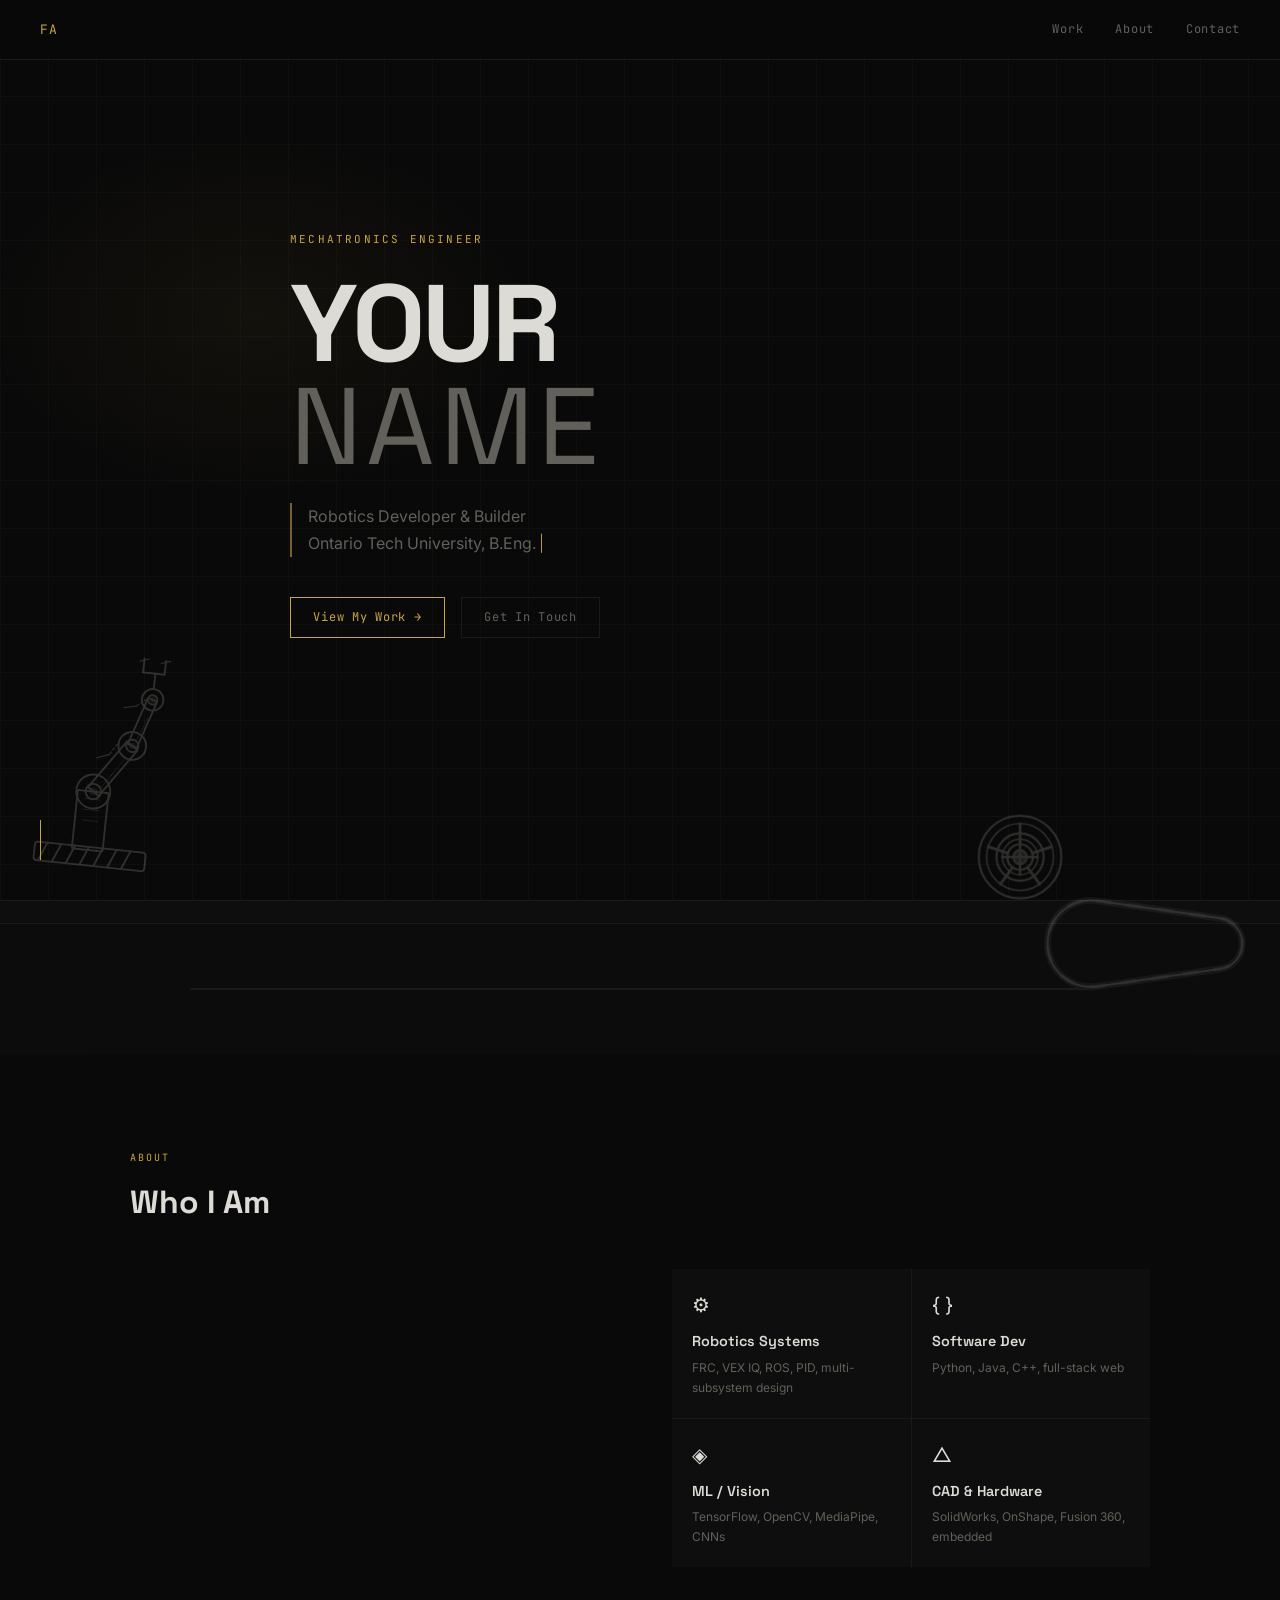
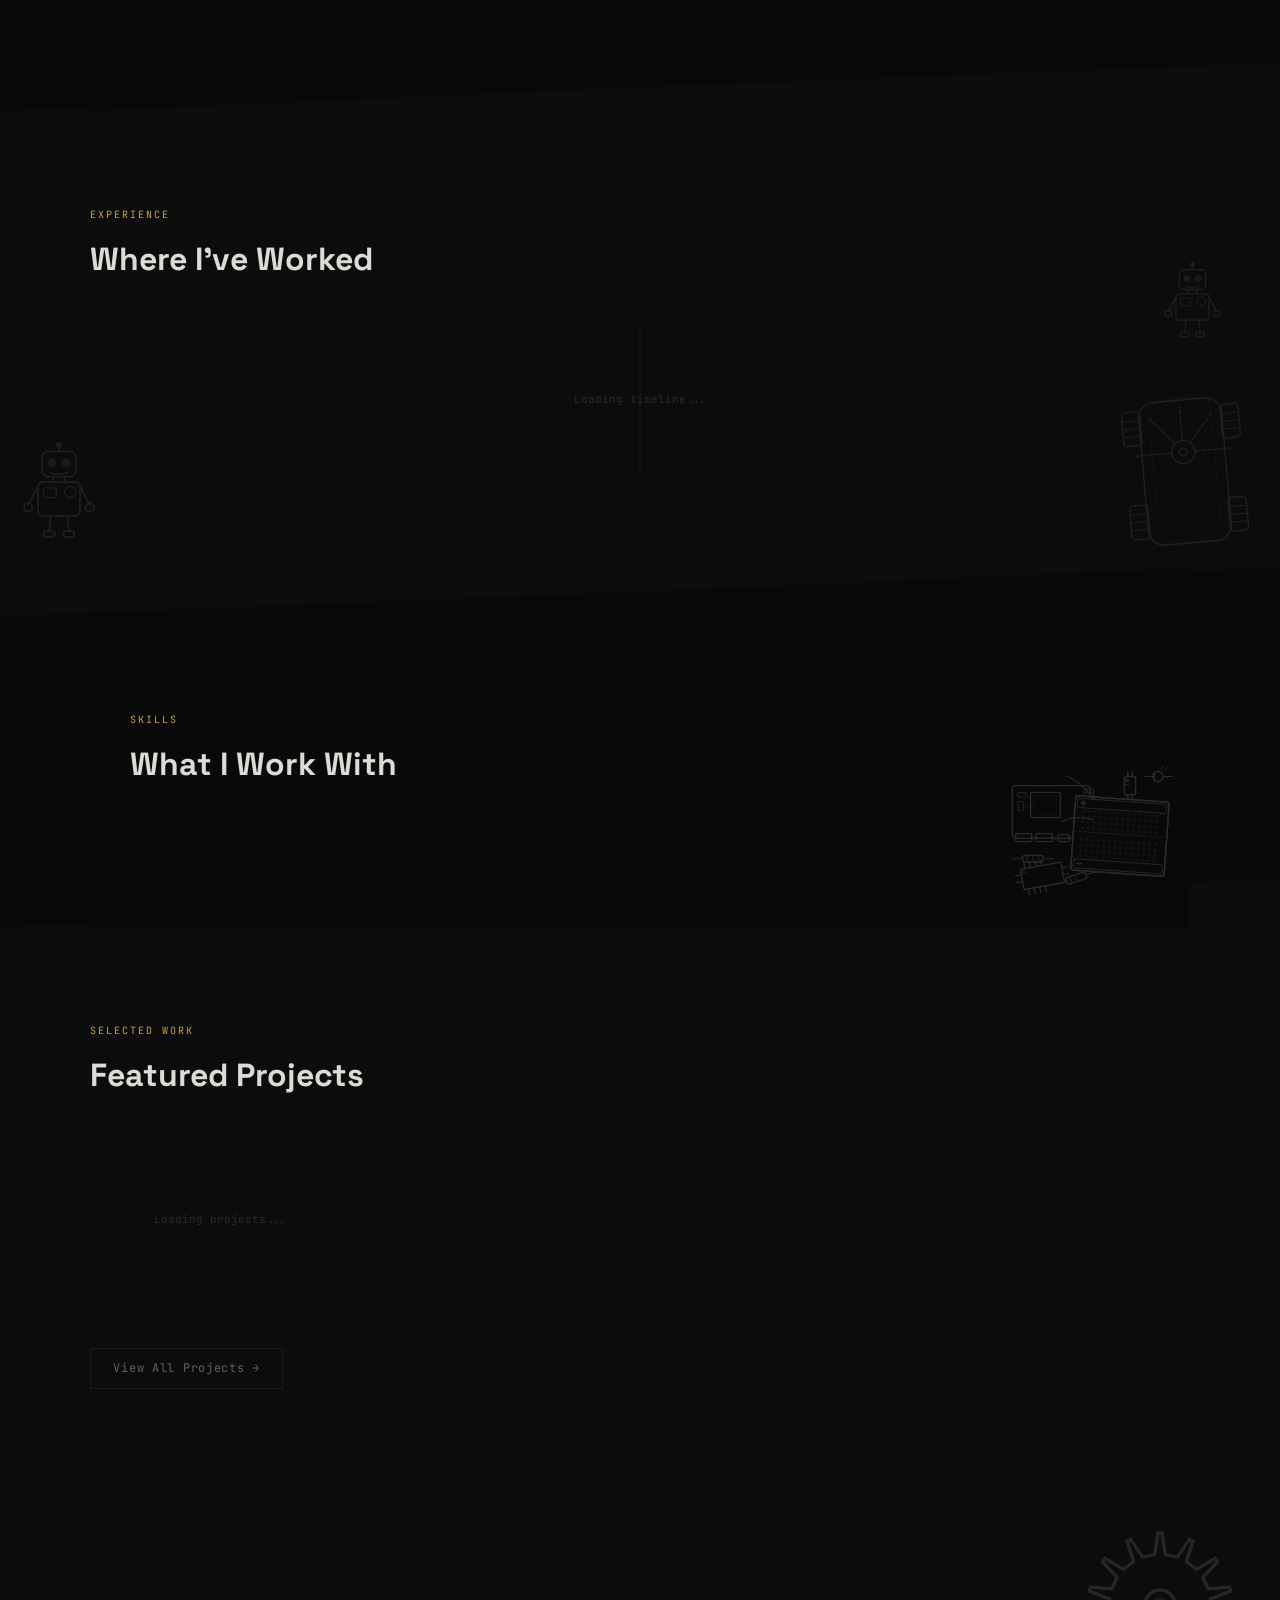
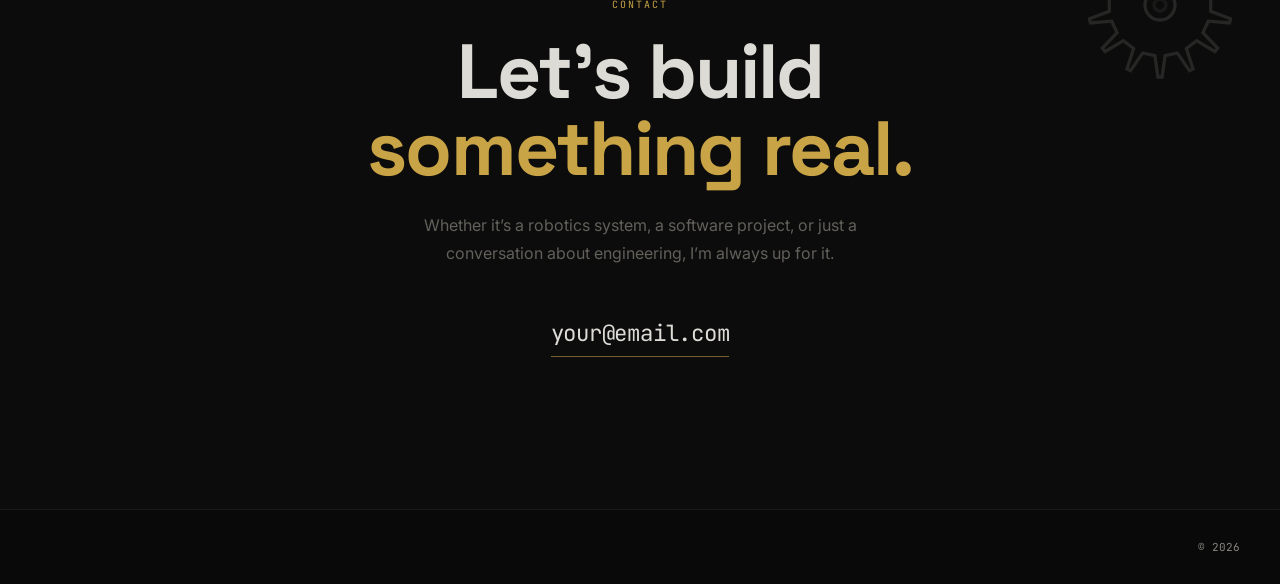
<file: index.html>
<!DOCTYPE html>
<html lang="en">
<head>
  <meta charset="UTF-8">
  <meta name="viewport" content="width=device-width, initial-scale=1.0">
  <title id="page-title">Portfolio</title>
  <link rel="stylesheet" href="css/style.css">
</head>
<body>
<div id="scroll-progress"></div>
<nav>
  <a href="index.html" class="nav-logo" id="nav-logo">FA</a>
  <div class="nav-links" id="nav-links">
    <a href="work.html">Work</a>
    <a href="#about">About</a>
    <a href="#contact">Contact</a>
  </div>
  <button class="hamburger" id="hamburger" aria-label="Toggle menu">
    <span></span><span></span><span></span>
  </button>
</nav>

<!-- HERO -->
<section class="hero">
  <div class="hero-glow"></div>
  <!-- Decorative: industrial robot arm -->
  <div class="deco deco-arm" style="left:20px;bottom:30px;width:170px;opacity:0.18;transform:rotate(6deg);">
    <svg viewBox="0 0 110 150" fill="none" stroke="currentColor" stroke-width="1.2" stroke-linecap="round" stroke-linejoin="round">
      <!-- Base platform -->
      <rect x="16" y="136" width="72" height="12" rx="2"/>
      <!-- Base hatching -->
      <line x1="24" y1="136" x2="19" y2="148"/><line x1="33" y1="136" x2="28" y2="148"/>
      <line x1="42" y1="136" x2="37" y2="148"/><line x1="51" y1="136" x2="46" y2="148"/>
      <line x1="60" y1="136" x2="55" y2="148"/><line x1="69" y1="136" x2="64" y2="148"/>
      <line x1="78" y1="136" x2="73" y2="148"/>
      <!-- Column -->
      <rect x="40" y="100" width="20" height="38" rx="1"/>
      <!-- Column detail lines -->
      <line x1="45" y1="105" x2="55" y2="105" stroke-width="0.6" opacity="0.6"/>
      <line x1="45" y1="112" x2="55" y2="112" stroke-width="0.6" opacity="0.6"/>
      <line x1="45" y1="119" x2="55" y2="119" stroke-width="0.6" opacity="0.6"/>
      <!-- Shoulder joint -->
      <circle cx="50" cy="100" r="11"/>
      <circle cx="50" cy="100" r="5"/>
      <circle cx="50" cy="100" r="2" fill="currentColor" opacity="0.4"/>
      <!-- Upper arm link -->
      <path d="M 46.3 97.5 L 53.7 102.5 L 75.7 70.5 L 68.3 65.5 Z"/>
      <!-- Upper arm cross-section details -->
      <line x1="54" y1="98" x2="62" y2="86" stroke-width="0.6" opacity="0.5"/>
      <line x1="60" y1="89" x2="68" y2="77" stroke-width="0.6" opacity="0.5"/>
      <!-- Elbow joint -->
      <circle cx="72" cy="68" r="9"/>
      <circle cx="72" cy="68" r="4"/>
      <circle cx="72" cy="68" r="1.5" fill="currentColor" opacity="0.4"/>
      <!-- Forearm link -->
      <path d="M 69.0 67.0 L 75.0 69.0 L 85.0 38.0 L 79.0 36.0 Z"/>
      <!-- Forearm detail -->
      <line x1="74" y1="65" x2="80" y2="49" stroke-width="0.6" opacity="0.5"/>
      <!-- Wrist joint -->
      <circle cx="82" cy="37" r="7"/>
      <circle cx="82" cy="37" r="3"/>
      <circle cx="82" cy="37" r="1.2" fill="currentColor" opacity="0.4"/>
      <!-- End effector / gripper -->
      <line x1="82" y1="30" x2="82" y2="20"/>
      <line x1="74" y1="20" x2="88" y2="20"/>
      <line x1="74" y1="20" x2="74" y2="11"/>
      <line x1="88" y1="20" x2="88" y2="11"/>
      <!-- Gripper tip details -->
      <line x1="71" y1="13" x2="77" y2="11" stroke-width="0.7"/>
      <line x1="85" y1="13" x2="91" y2="11" stroke-width="0.7"/>
      <!-- Annotation tick marks -->
      <line x1="62" y1="68" x2="58" y2="75" stroke-width="0.7" stroke-dasharray="1.5,1.5"/>
      <line x1="58" y1="75" x2="50" y2="78" stroke-width="0.7"/>
      <line x1="78" y1="37" x2="72" y2="42" stroke-width="0.7" stroke-dasharray="1.5,1.5"/>
      <line x1="72" y1="42" x2="64" y2="44" stroke-width="0.7"/>
    </svg>
  </div>
  <div class="hero-inner">
    <div class="hero-left">
      <div class="hero-eyebrow" id="hero-eyebrow">Mechatronics Engineer</div>
      <h1 class="hero-name" id="hero-name">
        <span>YOUR</span>
        <span class="name-dim">NAME</span>
      </h1>
      <div class="hero-role" id="hero-role">Robotics Developer &amp; Builder<br>Ontario Tech University, B.Eng.</div>
      <div class="hero-actions">
        <a href="work.html" class="btn">View My Work &rarr;</a>
        <a href="#contact" class="btn btn-ghost">Get In Touch</a>
      </div>
      <div class="social-links" id="social-links"></div>
    </div>
    <div class="hero-photo">
      <div class="photo-frame" id="photo-frame">
        <div class="photo-inner" id="photo-inner">
          <div class="photo-placeholder-icon">
            <svg viewBox="0 0 80 100" xmlns="http://www.w3.org/2000/svg">
              <circle cx="40" cy="28" r="20"/>
              <path d="M5 100 Q5 58 40 58 Q75 58 75 100"/>
            </svg>
          </div>
          <div class="photo-placeholder-text">Add photo via<br>admin panel</div>
        </div>
        <span class="cb"></span>
        <div class="photo-label">FAIZAN ALAM &mdash; MECHATRONICS ENG.</div>
      </div>
    </div>
  </div>
  <div class="scroll-cue"></div>
</section>

<!-- MARQUEE -->
<div class="marquee-wrap">
  <div class="marquee-track" id="marquee-track">
    <!-- populated by JS -->
  </div>
</div>

<!-- STATS -->
<div class="stats-section" style="padding:4rem 2.5rem;">
  <!-- Decorative: belt & pulley -->
  <div class="deco deco-pulley" style="right:20px;bottom:20px;width:240px;opacity:0.18;">
    <svg viewBox="0 0 122 90" fill="none" stroke="currentColor" stroke-width="1.1" stroke-linecap="round" stroke-linejoin="round">
      <path d="M 39.094 22.219 L 101.828 31.129 A 13.0 13.0 0 0 1 101.828 56.871 L 39.094 65.781 A 22.0 22.0 0 1 1 39.094 22.219 Z" stroke-width="3.6" opacity="0.3"/>
      <path d="M 39.094 22.219 L 101.828 31.129 A 13.0 13.0 0 0 1 101.828 56.871 L 39.094 65.781 A 22.0 22.0 0 1 1 39.094 22.219 Z" stroke-width="1"/>
      <path class="belt-motion" d="M 39.094 22.219 L 101.828 31.129 A 13.0 13.0 0 0 1 101.828 56.871 L 39.094 65.781 A 22.0 22.0 0 1 1 39.094 22.219 Z" stroke-width="1.8" stroke-dasharray="7 9" opacity="0.55"/>
      <g class="sprocket-1">
        <circle r="21"/><circle r="17" stroke-width="0.8"/>
        <line x1="0.0" y1="-6.5" x2="0.0" y2="-17.0" stroke-width="1.4"/>
        <line x1="6.2" y1="-2.0" x2="16.2" y2="-5.3" stroke-width="1.4"/>
        <line x1="3.8" y1="5.3" x2="10.0" y2="13.8" stroke-width="1.4"/>
        <line x1="-3.8" y1="5.3" x2="-10.0" y2="13.8" stroke-width="1.4"/>
        <line x1="-6.2" y1="-2.0" x2="-16.2" y2="-5.3" stroke-width="1.4"/>
        <circle r="6.5"/><circle r="2.5" opacity="0.6"/>
        <line x1="-2.5" y1="0" x2="2.5" y2="0" stroke-width="0.8" opacity="0.6"/>
      </g>
      <g class="sprocket-2">
        <circle r="12"/><circle r="9" stroke-width="0.8"/>
        <line x1="0" y1="-9" x2="0" y2="9" stroke-width="1.2"/>
        <line x1="-9" y1="0" x2="9" y2="0" stroke-width="1.2"/>
        <circle r="3.5"/><circle r="1.4" opacity="0.6"/>
      </g>
    </svg>
  </div>

  
  <div class="stats-grid reveal" id="stats-grid">
    <!-- populated by JS -->
  </div>
</div>

<!-- ABOUT -->
<div class="section clip-down" id="about" style="background:var(--bg);position:relative;z-index:1;">
  <div class="section-label">About</div>
  <h2 class="section-title reveal">Who I Am</h2>
  <div class="about-grid">
    <div>
      <p class="about-text reveal" id="about-text"></p>
    </div>
    <div class="reveal reveal-delay-1">
      <div class="specialties" id="specialties-grid">
        <div class="specialty-item">
          <div class="specialty-icon">⚙</div>
          <div class="specialty-name">Robotics Systems</div>
          <div class="specialty-desc">FRC, VEX IQ, ROS, PID, multi-subsystem design</div>
        </div>
        <div class="specialty-item">
          <div class="specialty-icon">{ }</div>
          <div class="specialty-name">Software Dev</div>
          <div class="specialty-desc">Python, Java, C++, full-stack web</div>
        </div>
        <div class="specialty-item">
          <div class="specialty-icon">◈</div>
          <div class="specialty-name">ML / Vision</div>
          <div class="specialty-desc">TensorFlow, OpenCV, MediaPipe, CNNs</div>
        </div>
        <div class="specialty-item">
          <div class="specialty-icon">△</div>
          <div class="specialty-name">CAD & Hardware</div>
          <div class="specialty-desc">SolidWorks, OnShape, Fusion 360, embedded</div>
        </div>
      </div>
    </div>
  </div>
</div>

<!-- TIMELINE -->
<div class="section-full clip-both" id="experience" style="position:relative;z-index:0;">
  <!-- Decorative: autonomous vehicle bottom-right corner -->
  <div class="deco deco-car" style="right:30px;bottom:60px;width:130px;opacity:0.15;transform:rotate(-5deg);">
    <svg viewBox="0 0 100 130" fill="none" stroke="currentColor" stroke-width="1.1" stroke-linecap="round" stroke-linejoin="round">
      <rect x="18" y="10" width="64" height="110" rx="12"/>
      <rect x="26" y="18" width="48" height="94" rx="8" stroke-width="0.6" opacity="0.4"/>
      <rect x="5" y="16" width="14" height="26" rx="3"/>
      <line x1="5" y1="23" x2="19" y2="23" stroke-width="0.7"/><line x1="5" y1="29" x2="19" y2="29" stroke-width="0.7"/><line x1="5" y1="35" x2="19" y2="35" stroke-width="0.7"/>
      <rect x="81" y="16" width="14" height="26" rx="3"/>
      <line x1="81" y1="23" x2="95" y2="23" stroke-width="0.7"/><line x1="81" y1="29" x2="95" y2="29" stroke-width="0.7"/><line x1="81" y1="35" x2="95" y2="35" stroke-width="0.7"/>
      <rect x="5" y="88" width="14" height="26" rx="3"/>
      <line x1="5" y1="95" x2="19" y2="95" stroke-width="0.7"/><line x1="5" y1="101" x2="19" y2="101" stroke-width="0.7"/><line x1="5" y1="107" x2="19" y2="107" stroke-width="0.7"/>
      <rect x="81" y="88" width="14" height="26" rx="3"/>
      <line x1="81" y1="95" x2="95" y2="95" stroke-width="0.7"/><line x1="81" y1="101" x2="95" y2="101" stroke-width="0.7"/><line x1="81" y1="107" x2="95" y2="107" stroke-width="0.7"/>
      <circle cx="50" cy="50" r="9"/><circle cx="50" cy="50" r="3"/>
      <line x1="50" y1="41" x2="50" y2="14" stroke-dasharray="3,2"/>
      <line x1="56" y1="43" x2="74" y2="22" stroke-dasharray="3,2"/>
      <line x1="44" y1="43" x2="26" y2="22" stroke-dasharray="3,2"/>
      <line x1="59" y1="50" x2="88" y2="50" stroke-dasharray="3,2"/>
      <line x1="41" y1="50" x2="12" y2="50" stroke-dasharray="3,2"/>
      <path d="M 24 14 Q 50 2 76 14" stroke-dasharray="2,3" opacity="0.5"/>
    </svg>
  </div>
  <!-- Decorative: android robot left side -->
  <div class="deco deco-bot1" style="left:40px;top:120px;width:70px;opacity:0.16;">
    <svg class="robot-deco" viewBox="0 0 50 75" fill="none" stroke="currentColor" stroke-width="1.2" stroke-linecap="round" stroke-linejoin="round">
      <line x1="25" y1="6" x2="25" y2="2"/><circle class="bot-antenna" cx="25" cy="1.5" r="1.5" fill="currentColor"/>
      <rect x="13" y="6" width="24" height="18" rx="4"/>
      <circle class="bot-eye" cx="20" cy="14" r="2.5" fill="currentColor" opacity="0.8"/>
      <circle class="bot-eye" cx="30" cy="14" r="2.5" fill="currentColor" opacity="0.8"/>
      <path d="M 19 21 Q 25 24 31 21" stroke-width="1"/>
      <line x1="21" y1="24" x2="21" y2="28"/><line x1="29" y1="24" x2="29" y2="28"/>
      <rect x="10" y="28" width="30" height="24" rx="3"/>
      <rect x="14" y="32" width="9" height="7" rx="1" stroke-width="0.9"/>
      <circle cx="33" cy="35" r="4" stroke-width="0.9"/>
      <line x1="10" y1="31" x2="3" y2="44"/><circle cx="3" cy="46" r="3"/>
      <line x1="40" y1="31" x2="47" y2="44"/><circle cx="47" cy="46" r="3"/>
      <line x1="19" y1="52" x2="18" y2="63"/><rect x="14" y="63" width="8" height="4" rx="2"/>
      <line x1="31" y1="52" x2="32" y2="63"/><rect x="28" y="63" width="8" height="4" rx="2"/>
    </svg>
  </div>
  <!-- Decorative: smaller android robot right side, different timing -->
  <div class="deco deco-bot2" style="right:60px;top:200px;width:55px;opacity:0.13;">
    <svg class="robot-deco-2" viewBox="0 0 50 75" fill="none" stroke="currentColor" stroke-width="1.2" stroke-linecap="round" stroke-linejoin="round">
      <line x1="25" y1="6" x2="25" y2="2"/><circle class="bot-antenna" cx="25" cy="1.5" r="1.5" fill="currentColor"/>
      <rect x="13" y="6" width="24" height="18" rx="4"/>
      <circle class="bot-eye" cx="20" cy="14" r="2.5" fill="currentColor" opacity="0.8"/>
      <circle class="bot-eye" cx="30" cy="14" r="2.5" fill="currentColor" opacity="0.8"/>
      <path d="M 19 21 Q 25 24 31 21" stroke-width="1"/>
      <line x1="21" y1="24" x2="21" y2="28"/><line x1="29" y1="24" x2="29" y2="28"/>
      <rect x="10" y="28" width="30" height="24" rx="3"/>
      <rect x="14" y="32" width="9" height="7" rx="1" stroke-width="0.9"/>
      <circle cx="33" cy="35" r="4" stroke-width="0.9"/>
      <line x1="10" y1="31" x2="3" y2="44"/><circle cx="3" cy="46" r="3"/>
      <line x1="40" y1="31" x2="47" y2="44"/><circle cx="47" cy="46" r="3"/>
      <line x1="19" y1="52" x2="18" y2="63"/><rect x="14" y="63" width="8" height="4" rx="2"/>
      <line x1="31" y1="52" x2="32" y2="63"/><rect x="28" y="63" width="8" height="4" rx="2"/>
    </svg>
  </div>
  <div class="section-inner">
    <div class="section-label">Experience</div>
    <h2 class="section-title reveal">Where I&rsquo;ve Worked</h2>
    <div class="timeline reveal" id="timeline">
      <div class="loading">Loading timeline...</div>
    </div>
  </div>
</div>

<!-- SKILLS -->
<div class="section clip-up" id="skills" style="background:var(--bg);position:relative;z-index:1;">
  <!-- Decorative: electronics pile (RPi, breadboard, components) -->
  <div class="deco deco-elec" style="right:20px;bottom:30px;width:160px;opacity:0.16;">
    <svg viewBox="0 0 140 115" fill="none" stroke="currentColor" stroke-width="1.1" stroke-linecap="round" stroke-linejoin="round">
  <defs>
    <pattern id="bb-dots" x="0" y="0" width="5" height="5" patternUnits="userSpaceOnUse">
      <circle cx="2.5" cy="2.5" r="0.75" fill="currentColor" opacity="0.35"/>
    </pattern>
  </defs>

  <!-- RASPBERRY PI BOARD (bottom layer) -->
  <rect x="2" y="18" width="68" height="46" rx="3"/>
  <!-- GPIO header block -->
  <rect x="65" y="21" width="8" height="38" rx="1" stroke-width="0.8"/>
  <line x1="66" y1="24" x2="72" y2="24" stroke-width="0.5"/><line x1="66" y1="28" x2="72" y2="28" stroke-width="0.5"/>
  <line x1="66" y1="32" x2="72" y2="32" stroke-width="0.5"/><line x1="66" y1="36" x2="72" y2="36" stroke-width="0.5"/>
  <line x1="66" y1="40" x2="72" y2="40" stroke-width="0.5"/><line x1="66" y1="44" x2="72" y2="44" stroke-width="0.5"/>
  <line x1="66" y1="48" x2="72" y2="48" stroke-width="0.5"/><line x1="66" y1="52" x2="72" y2="52" stroke-width="0.5"/>
  <!-- USB ports (bottom edge) -->
  <rect x="5" y="60" width="14" height="7" rx="1"/>
  <rect x="23" y="60" width="14" height="7" rx="1"/>
  <!-- HDMI -->
  <rect x="42" y="61" width="10" height="6" rx="1"/>
  <!-- Processor chip -->
  <rect x="18" y="24" width="26" height="22" rx="1.5"/>
  <rect x="21" y="27" width="20" height="16" rx="0.5" stroke-width="0.5" opacity="0.5"/>
  <!-- SMD caps on board -->
  <rect x="7" y="24" width="7" height="4" rx="0.5" stroke-width="0.7"/>
  <rect x="7" y="32" width="5" height="8" rx="0.5" stroke-width="0.7"/>
  <!-- Board trace lines (decorative) -->
  <path d="M 14 28 L 18 28" stroke-width="0.6" opacity="0.5"/>
  <path d="M 12 36 L 18 36" stroke-width="0.6" opacity="0.5"/>

  <!-- BREADBOARD (overlapping, slight angle) -->
  <g transform="rotate(4, 100, 65)">
    <rect x="55" y="30" width="82" height="65" rx="2" fill="#0e0e0e"/>
    <rect x="55" y="30" width="82" height="65" rx="2"/>
    <!-- Power rails -->
    <rect x="57" y="32" width="78" height="8" rx="1" stroke-width="0.7"/>
    <rect x="57" y="85" width="78" height="8" rx="1" stroke-width="0.7"/>
    <!-- + marker -->
    <line x1="60" y1="36" x2="64" y2="36" stroke-width="1.4"/>
    <line x1="62" y1="34" x2="62" y2="38" stroke-width="1.4"/>
    <!-- - marker -->
    <line x1="60" y1="89" x2="64" y2="89" stroke-width="1.4"/>
    <!-- Dot hole grid -->
    <rect x="60" y="42" width="70" height="18" fill="url(#bb-dots)" stroke="none"/>
    <rect x="60" y="65" width="70" height="18" fill="url(#bb-dots)" stroke="none"/>
    <!-- Center divider -->
    <line x1="55" y1="61" x2="137" y2="61" stroke-dasharray="2.5,2" stroke-width="0.5"/>
  </g>

  <!-- IC CHIP (foreground, tilted) -->
  <g transform="rotate(-10, 28, 95)">
    <rect x="10" y="88" width="36" height="18" rx="1"/>
    <line x1="14" y1="88" x2="14" y2="83"/><line x1="19" y1="88" x2="19" y2="83"/>
    <line x1="24" y1="88" x2="24" y2="83"/><line x1="29" y1="88" x2="29" y2="83"/>
    <line x1="14" y1="106" x2="14" y2="111"/><line x1="19" y1="106" x2="19" y2="111"/>
    <line x1="24" y1="106" x2="24" y2="111"/><line x1="29" y1="106" x2="29" y2="111"/>
    <line x1="10" y1="93" x2="5" y2="93"/><line x1="10" y1="99" x2="5" y2="99"/>
    <line x1="46" y1="93" x2="51" y2="93"/><line x1="46" y1="99" x2="51" y2="99"/>
    <circle cx="13" cy="91" r="1.5" fill="currentColor" opacity="0.4"/>
  </g>

  <!-- RESISTORS (scattered) -->
  <!-- R1 horizontal bottom-left -->
  <line x1="2" y1="82" x2="11" y2="82" stroke-width="0.9"/>
  <rect x="11" y="79" width="18" height="6" rx="2"/>
  <line x1="29" y1="82" x2="38" y2="82" stroke-width="0.9"/>
  <line x1="15" y1="79" x2="15" y2="85" stroke-width="1.8" opacity="0.45"/>
  <line x1="20" y1="79" x2="20" y2="85" stroke-width="1.2" opacity="0.45"/>
  <line x1="25" y1="79" x2="25" y2="85" stroke-width="1.8" opacity="0.45"/>

  <!-- R2 angled -->
  <g transform="rotate(-18, 55, 100)">
    <line x1="40" y1="100" x2="49" y2="100" stroke-width="0.9"/>
    <rect x="49" y="97" width="18" height="6" rx="2"/>
    <line x1="67" y1="100" x2="76" y2="100" stroke-width="0.9"/>
    <line x1="53" y1="97" x2="53" y2="103" stroke-width="1.8" opacity="0.45"/>
    <line x1="58" y1="97" x2="58" y2="103" stroke-width="1.2" opacity="0.45"/>
  </g>

  <!-- CAPACITOR (electrolytic, vertical) -->
  <rect x="100" y="10" width="10" height="16" rx="2"/>
  <line x1="103" y1="10" x2="103" y2="6"/><line x1="107" y1="10" x2="107" y2="6"/>
  <line x1="103" y1="26" x2="103" y2="30"/><line x1="107" y1="26" x2="107" y2="30"/>
  <line x1="100" y1="14" x2="104" y2="14" stroke-width="1.2"/>
  <line x1="102" y1="12" x2="102" y2="14" stroke-width="1.2"/>
  <line x1="100" y1="17" x2="104" y2="17" stroke-width="0.7"/>

  <!-- LED -->
  <line x1="118" y1="10" x2="126" y2="10" stroke-width="0.9"/>
  <circle cx="129.5" cy="10" r="4.5"/>
  <line x1="134" y1="10" x2="142" y2="10" stroke-width="0.9"/>
  <line x1="126.5" y1="6" x2="126.5" y2="14" stroke-width="0.6"/>
  <line x1="132" y1="4" x2="135" y2="1" stroke-width="0.8"/>
  <line x1="135" y1="5" x2="138" y2="2" stroke-width="0.8"/>

  <!-- JUMPER WIRES -->
  <path d="M 73 30 C 68 22 60 14 50 10" stroke-width="1.1" stroke-dasharray="4,2"/>
  <path d="M 73 48 C 65 46 55 44 45 50" stroke-width="1.1" stroke-dasharray="4,2"/>
</svg>
  </div>
  <div class="section-label">Skills</div>
  <h2 class="section-title reveal">What I Work With</h2>
  <div class="skills-grid reveal" id="skills-grid">
    <!-- populated by JS -->
  </div>
</div>

<!-- FEATURED PROJECTS -->
<div class="section-full clip-both" id="projects" style="position:relative;z-index:0;">
  <div class="section-inner">
    <div class="section-label">Selected Work</div>
    <h2 class="section-title reveal">Featured Projects</h2>
    <div class="projects-grid reveal" id="featured-grid">
      <div class="loading">Loading projects...</div>
    </div>
    <div style="margin-top:2rem;">
      <a href="work.html" class="btn btn-ghost">View All Projects &rarr;</a>
    </div>
  </div>
</div>

<!-- CONTACT -->
<div style="background:var(--bg-section);position:relative;" id="contact">
  <!-- Decorative: single large gear, faint background accent -->
  <div class="deco deco-gear" style="right:30px;top:30px;width:180px;opacity:0.12;">
    <svg viewBox="-30 -30 60 60" fill="none" stroke="currentColor" stroke-width="1.1">
      <g class="gear-solo">
        <path d="M -1.7 -16.9 L -0.7 -24.0 L 0.7 -24.0 L 1.7 -16.9 L 5.8 -16.0 L 9.8 -21.9 L 11.0 -21.3 L 8.8 -14.5 L 12.2 -11.9 L 18.3 -15.5 L 19.2 -14.4 L 14.3 -9.2 L 16.1 -5.4 L 23.2 -6.0 L 23.5 -4.6 L 16.9 -2.1 L 16.9 2.1 L 23.5 4.6 L 23.2 6.0 L 16.1 5.4 L 14.3 9.2 L 19.2 14.4 L 18.3 15.5 L 12.2 11.9 L 8.8 14.5 L 11.0 21.3 L 9.8 21.9 L 5.8 16.0 L 1.7 16.9 L 0.7 24.0 L -0.7 24.0 L -1.7 16.9 L -5.8 16.0 L -9.8 21.9 L -11.0 21.3 L -8.8 14.5 L -12.2 11.9 L -18.3 15.5 L -19.2 14.4 L -14.3 9.2 L -16.1 5.4 L -23.2 6.0 L -23.5 4.6 L -16.9 2.1 L -16.9 -2.1 L -23.5 -4.6 L -23.2 -6.0 L -16.1 -5.4 L -14.3 -9.2 L -19.2 -14.4 L -18.3 -15.5 L -12.2 -11.9 L -8.8 -14.5 L -11.0 -21.3 L -9.8 -21.9 L -5.8 -16.0 Z"/>
        <circle r="5"/><circle r="2" opacity="0.5"/>
      </g>
    </svg>
  </div>
  <div class="contact-bold">
    <div class="section-label" style="text-align:center;margin-bottom:1.25rem;">Contact</div>
    <h2 class="contact-statement reveal">
      Let&rsquo;s build<br><em>something real.</em>
    </h2>
    <p class="contact-sub reveal reveal-delay-1">
      Whether it&rsquo;s a robotics system, a software project, or just a conversation about engineering, I&rsquo;m always up for it.
    </p>
    <a class="contact-email reveal reveal-delay-2" id="contact-email" href="#">your@email.com</a>
    <div class="contact-socials reveal reveal-delay-3" id="contact-links"></div>
  </div>
</div>

<footer>
  <span class="footer-name" id="footer-name"></span>
  <span class="footer-copy">&copy; <span id="year"></span></span>
</footer>

<script src="js/api.js"></script>
<script src="js/rail.js"></script>
<script src="js/main.js"></script>
<script src="js/ui.js"></script>
</body>
</html>
</file>
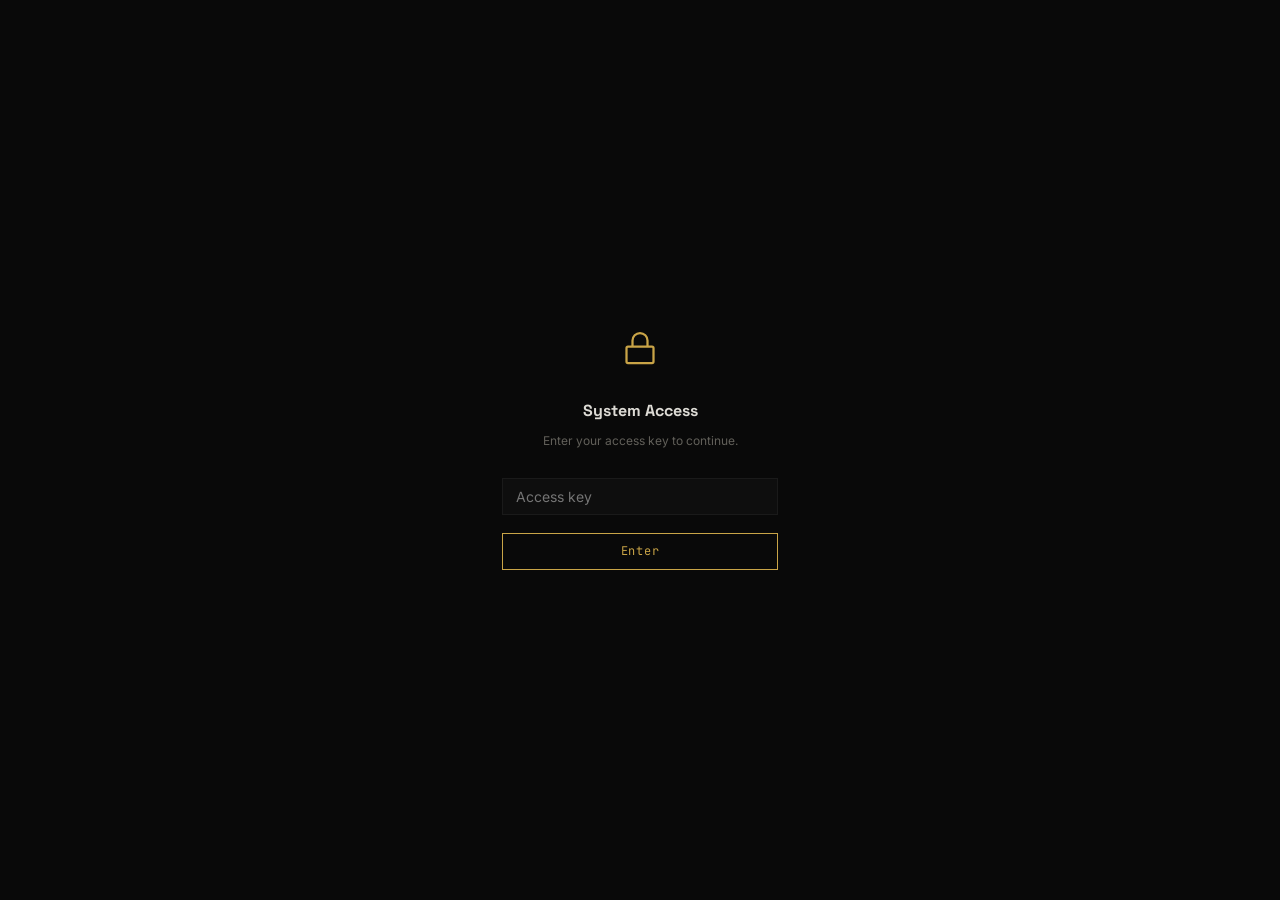
<file: forge.html>
<!DOCTYPE html>
<html lang="en">
<head>
  <meta charset="UTF-8">
  <meta name="viewport" content="width=device-width, initial-scale=1.0">
  <meta name="robots" content="noindex, nofollow">
  <title>&cog;</title>
  <link rel="stylesheet" href="css/style.css">
</head>
<body>

<!-- LOGIN -->
<div id="login-gate" class="forge-gate">
  <div class="forge-login-box">
    <svg class="forge-login-icon" viewBox="0 0 24 24" fill="none" stroke="currentColor" stroke-width="1.5">
      <rect x="3" y="11" width="18" height="11" rx="1"/>
      <path d="M7 11V7a5 5 0 0110 0v4"/>
    </svg>
    <h2>System Access</h2>
    <p>Enter your access key to continue.</p>
    <div class="field"><input type="password" id="key-input" placeholder="Access key" autocomplete="off"></div>
    <button class="btn" id="login-btn" style="width:100%;justify-content:center;">Enter</button>
    <p id="login-error" style="margin-top:.9rem;font-size:12px;color:#b44;display:none;font-family:var(--font-mono);"></p>
  </div>
</div>

<!-- TOKEN -->
<div id="token-gate" style="display:none;" class="forge-gate">
  <div class="forge-login-box">
    <h2>GitHub Token</h2>
    <p>Enter your GitHub personal access token. Stored in browser session only &mdash; never saved to repo.</p>
    <div class="field"><input type="password" id="token-input" placeholder="ghp_..." autocomplete="off"></div>
    <button class="btn" id="token-btn" style="width:100%;justify-content:center;">Continue</button>
    <p id="token-error" style="margin-top:.9rem;font-size:12px;color:#b44;display:none;font-family:var(--font-mono);"></p>
  </div>
</div>

<!-- ADMIN PANEL -->
<div id="admin-panel" style="display:none;">
  <nav>
    <span class="nav-logo">&cog; Forge</span>
    <div class="nav-links" style="display:flex;">
      <a href="index.html" target="_blank">Preview</a>
      <a href="#" id="logout-btn">Logout</a>
    </div>
  </nav>

  <div class="forge-panel">
    <div class="forge-tabs">
      <div class="forge-tab active" data-tab="bio">Bio</div>
      <div class="forge-tab" data-tab="projects">Projects</div>
      <div class="forge-tab" data-tab="timeline">Timeline</div>
      <div class="forge-tab" data-tab="skills">Skills</div>
      <div class="forge-tab" data-tab="settings">Settings</div>
    </div>

    <!-- BIO TAB -->
    <div id="tab-bio" class="forge-section active">
      <h2 style="font-size:1.15rem;margin-bottom:1.5rem;">Bio &amp; Identity</h2>
      <div class="field-row">
        <div class="field"><label>Full Name</label><input type="text" id="bio-name"></div>
        <div class="field"><label>Tagline</label><input type="text" id="bio-tagline"></div>
      </div>
      <div class="field"><label>Intro / About Paragraph</label><textarea id="bio-intro" style="min-height:110px;"></textarea></div>
      <div class="field"><label>Profile Photo URL (or upload via Projects &rarr; image upload)</label><input type="url" id="bio-photo" placeholder="https://..."></div>
      <p class="section-sub">Social Links</p>
      <div class="field-row">
        <div class="field"><label>LinkedIn URL</label><input type="url" id="bio-linkedin"></div>
        <div class="field"><label>GitHub URL</label><input type="url" id="bio-github"></div>
      </div>
      <div class="field-row">
        <div class="field"><label>Email</label><input type="email" id="bio-email"></div>
        <div class="field"><label>Resume URL (optional)</label><input type="url" id="bio-resume"></div>
      </div>
      <p class="section-sub">Stats (shown on homepage)</p>
      <div id="stats-editor"></div>
      <button class="btn-sm" id="add-stat-btn" style="margin-top:.5rem;">+ Add Stat</button>
      <div><button class="btn" style="margin-top:1rem;" id="save-bio-btn">Save Bio &amp; Stats</button></div>
    </div>

    <!-- PROJECTS TAB -->
    <div id="tab-projects" class="forge-section">
      <div id="proj-list-view">
        <div style="display:flex;justify-content:space-between;align-items:center;margin-bottom:1.5rem;">
          <h2 style="font-size:1.15rem;">Projects</h2>
          <button class="btn" id="add-proj-btn">+ Add Project</button>
        </div>
        <div id="project-list"></div>
      </div>
      <div id="proj-editor-view" style="display:none;">
        <div style="display:flex;align-items:center;gap:1rem;margin-bottom:1.75rem;">
          <button class="btn btn-ghost" id="back-to-list-btn">&larr; Back</button>
          <h2 style="font-size:1.1rem;" id="editor-heading">New Project</h2>
        </div>
        <input type="hidden" id="proj-orig-id">
        <div class="field-row">
          <div class="field"><label>Title</label><input type="text" id="proj-title"></div>
          <div class="field"><label>ID / URL Slug</label><input type="text" id="proj-id" placeholder="stewart-platform"></div>
        </div>
        <div class="field-row">
          <div class="field"><label>Category</label><input type="text" id="proj-cat" placeholder="Robotics"></div>
          <div class="field"><label>Display Order</label><input type="number" id="proj-order" value="99"></div>
        </div>
        <div class="field"><label>Tags (comma-separated)</label><input type="text" id="proj-tags"></div>
        <div class="field"><label>One-line Summary</label><input type="text" id="proj-summary"></div>
        <div class="field"><label>The Challenge (what problem were you solving?)</label><textarea id="proj-challenge"></textarea></div>
        <div class="field"><label>My Approach (what did you build and how?)</label><textarea id="proj-approach"></textarea></div>
        <div class="field"><label>Outcome (key results &amp; metrics)</label><textarea id="proj-outcome"></textarea></div>
        <div class="field"><label>Thumbnail URL (first image shown on cards)</label><input type="url" id="proj-thumb"></div>
        <div class="field">
          <label>Images — Upload (hold Ctrl to select multiple) or paste URLs below</label>
          <div class="upload-area" id="upload-area"><p>Click to upload &mdash; hold Ctrl to select multiple</p></div>
          <input type="file" id="img-input" accept="image/*" multiple style="display:none">
          <div class="media-grid" id="media-preview"></div>
          <div id="img-url-list" style="margin-top:0.75rem;"></div>
          <button class="btn-sm" id="add-img-url-btn" style="margin-top:0.5rem;">+ Add Image URL</button>
        </div>
        <div class="field">
          <label>Videos (YouTube embed URLs)</label>
          <div id="video-url-list"></div>
          <button class="btn-sm" id="add-video-btn" style="margin-top:0.5rem;">+ Add Video</button>
        </div>
        <div class="field-row">
          <div class="field"><label>GitHub Link</label><input type="url" id="proj-github-link"></div>
          <div class="field"><label>Live Demo Link</label><input type="url" id="proj-live"></div>
        </div>
        <div class="field-check">
          <input type="checkbox" id="proj-featured">
          <label for="proj-featured">Show on homepage as featured</label>
        </div>
        <div style="display:flex;gap:.75rem;margin-top:.5rem;">
          <button class="btn" id="save-proj-btn">Save Project</button>
          <button class="btn btn-ghost danger" id="delete-proj-btn" style="display:none;">Delete</button>
        </div>
      </div>
    </div>

    <!-- TIMELINE TAB -->
    <div id="tab-timeline" class="forge-section">
      <div id="tl-list-view">
        <div style="display:flex;justify-content:space-between;align-items:center;margin-bottom:1.5rem;">
          <h2 style="font-size:1.15rem;">Timeline Entries</h2>
          <button class="btn" id="add-tl-btn">+ Add Entry</button>
        </div>
        <p style="font-size:12px;color:var(--text-muted);margin-bottom:1.25rem;">Entries alternate left/right on the homepage timeline. Order by date (newest first).</p>
        <div id="tl-list"></div>
      </div>
      <div id="tl-editor-view" style="display:none;">
        <div style="display:flex;align-items:center;gap:1rem;margin-bottom:1.75rem;">
          <button class="btn btn-ghost" id="back-tl-btn">&larr; Back</button>
          <h2 style="font-size:1.1rem;" id="tl-editor-heading">New Entry</h2>
        </div>
        <input type="hidden" id="tl-orig-id">
        <div class="field-row">
          <div class="field"><label>Job Title</label><input type="text" id="tl-title"></div>
          <div class="field"><label>Company / Organization</label><input type="text" id="tl-company"></div>
        </div>
        <div class="field-row">
          <div class="field"><label>Date Range</label><input type="text" id="tl-date" placeholder="Sept 2022–Aug 2023"></div>
          <div class="field"><label>Type</label>
            <select id="tl-type">
              <option value="work">Work</option>
              <option value="education">Education</option>
              <option value="volunteer">Volunteer</option>
            </select>
          </div>
        </div>
        <div class="field"><label>Key Points (one per line)</label><textarea id="tl-bullets" style="min-height:120px;" placeholder="Built X that achieved Y&#10;Led team of Z to accomplish W"></textarea></div>
        <div class="field"><label>Entry Image URL (optional — shown right of card)</label><input type="url" id="tl-image" placeholder="https://..."></div>
        <div class="field"><label>Display Order (lower = top of timeline)</label><input type="number" id="tl-order" value="99"></div>
        <div style="display:flex;gap:.75rem;">
          <button class="btn" id="save-tl-btn">Save Entry</button>
          <button class="btn btn-ghost danger" id="delete-tl-btn" style="display:none;">Delete</button>
        </div>
      </div>
    </div>

    <!-- SKILLS TAB -->
    <div id="tab-skills" class="forge-section">
      <h2 style="font-size:1.15rem;margin-bottom:0.5rem;">Skills</h2>
      <p style="font-size:12px;color:var(--text-muted);margin-bottom:1.5rem;">Skill categories shown on the homepage. Enter items as comma-separated values.</p>
      <div id="skills-editor"></div>
      <button class="btn-sm" id="add-skill-btn" style="margin-top:.5rem;">+ Add Category</button>
      <div><button class="btn" id="save-skills-btn" style="margin-top:1rem;">Save Skills</button></div>
    </div>

    <!-- SETTINGS TAB -->
    <div id="tab-settings" class="forge-section">
      <h2 style="font-size:1.15rem;margin-bottom:1.5rem;">Settings</h2>
      <div style="padding-bottom:2rem;margin-bottom:2rem;border-bottom:1px solid var(--border);">
        <p class="section-sub" style="margin-top:0;">Change Access Key</p>
        <div class="field"><label>New Key (min 8 characters)</label><input type="password" id="new-key"></div>
        <div class="field"><label>Confirm New Key</label><input type="password" id="confirm-key"></div>
        <button class="btn" id="change-key-btn">Update Key</button>
      </div>
      <div>
        <p class="section-sub" style="margin-top:0;">GitHub Token</p>
        <p style="font-size:13px;color:var(--text-muted);margin-bottom:1rem;">Stored in browser session only. Clears when you close the tab.</p>
        <button class="btn btn-ghost" id="clear-token-btn">Clear Token &amp; Re-enter</button>
      </div>
    </div>
  </div>
</div>

<div class="toast" id="toast"></div>
<script src="js/api.js"></script>
<script src="js/forge.js"></script>
<script src="js/ui.js"></script>
</body>
</html>
</file>
<file: css/style.css>
@import url('https://fonts.googleapis.com/css2?family=Space+Grotesk:wght@400;500;600;700&family=Inter:wght@400;500&family=JetBrains+Mono:wght@400;500&display=swap');

*,*::before,*::after{box-sizing:border-box;margin:0;padding:0;}

:root {
  --bg:         #090909;
  --bg-card:    #0e0e0e;
  --bg-section: #0c0c0c;
  --bg-hover:   #141414;
  --gold:       #C9A447;
  --gold-dim:   #7A6030;
  --gold-faint: rgba(201,164,71,0.06);
  --gold-glow:  rgba(201,164,71,0.18);
  --text:       #DDDBD5;
  --text-muted: #62605A;
  --text-dim:   #2C2B28;
  --border:     #1A1A1A;
  --font-head:  'Space Grotesk', sans-serif;
  --font-body:  'Inter', sans-serif;
  --font-mono:  'JetBrains Mono', monospace;
  --ease:       cubic-bezier(0.16,1,0.3,1);
}

html{scroll-behavior:smooth;}
body{background:var(--bg);color:var(--text);font-family:var(--font-body);font-size:15px;line-height:1.65;-webkit-font-smoothing:antialiased;overflow-x:hidden;}
a{color:inherit;text-decoration:none;}
img{max-width:100%;display:block;}
h1,h2,h3,h4{font-family:var(--font-head);font-weight:700;}

/* ── NAV ── */
nav{
  position:fixed;top:0;left:0;right:0;z-index:200;
  display:flex;align-items:center;justify-content:space-between;
  padding:0 2.5rem;height:60px;
  background:rgba(9,9,9,0.9);backdrop-filter:blur(16px);
  border-bottom:1px solid var(--border);
  transition:border-color 0.3s;
}
.nav-logo{font-family:var(--font-mono);font-size:13px;color:var(--gold);letter-spacing:0.08em;}
.nav-links{display:flex;align-items:center;gap:2rem;}
.nav-links a{font-family:var(--font-mono);font-size:12px;color:var(--text-muted);letter-spacing:0.06em;transition:color 0.2s;}
.nav-links a:hover,.nav-links a.active{color:var(--text);}

.hamburger{display:none;flex-direction:column;gap:5px;background:none;border:none;cursor:pointer;padding:4px;z-index:300;}
.hamburger span{display:block;width:22px;height:1.5px;background:var(--text);transition:all 0.3s var(--ease);}
.hamburger.open span:nth-child(1){transform:rotate(45deg) translate(4.5px,6.5px);}
.hamburger.open span:nth-child(2){opacity:0;transform:scaleX(0);}
.hamburger.open span:nth-child(3){transform:rotate(-45deg) translate(4.5px,-6.5px);}

/* ── HERO ── */
.hero{
  position:relative;min-height:100vh;
  display:flex;align-items:center;
  padding:80px 2.5rem 5rem;
  overflow:hidden;
}
.hero::before{
  content:'';position:absolute;inset:0;pointer-events:none;
  background-image:
    linear-gradient(rgba(201,164,71,0.035) 1px,transparent 1px),
    linear-gradient(90deg,rgba(201,164,71,0.035) 1px,transparent 1px);
  background-size:48px 48px;
  animation:gridPulse 8s ease-in-out infinite;
}
@keyframes gridPulse{0%,100%{opacity:.45;}50%{opacity:1;}}

.hero-inner{
  width:100%;max-width:700px;margin:0 auto;
  position:relative;z-index:1;
}
.hero-left{width:100%;}
.hero-eyebrow{
  font-family:var(--font-mono);font-size:11px;color:var(--gold);
  letter-spacing:0.2em;text-transform:uppercase;margin-bottom:1.5rem;
  display:flex;align-items:center;gap:0.75rem;
}


.hero-name{
  font-size:clamp(3.5rem,8.5vw,7rem);font-weight:700;
  line-height:0.95;letter-spacing:-0.03em;color:var(--text);
  margin-bottom:1.5rem;
}
.hero-name span{display:block;}
.hero-name .name-dim{color:var(--text-muted);}

.hero-role{
  font-size:1rem;color:var(--text-muted);
  margin-bottom:2.5rem;line-height:1.7;
  border-left:2px solid var(--gold-dim);
  padding-left:1rem;
}
.hero-actions{display:flex;gap:1rem;flex-wrap:wrap;margin-bottom:2rem;}
.social-links{display:flex;gap:0.6rem;}
.social-link{
  display:flex;align-items:center;justify-content:center;
  width:34px;height:34px;border:1px solid var(--border);
  color:var(--text-muted);transition:all 0.2s;
}
.social-link:hover{border-color:var(--gold);color:var(--gold);}
.social-link svg{width:14px;height:14px;}

/* Photo frame */
.hero-photo{display:none;} /* shown via JS when photo URL is set */
.photo-frame{
  position:relative;
  width:clamp(200px,22vw,300px);
}
.photo-frame::before,.photo-frame::after,
.photo-frame .cb::before,.photo-frame .cb::after{
  content:'';position:absolute;
  width:22px;height:22px;
  border-color:var(--gold);border-style:solid;
  opacity:0.75;z-index:2;
  transition:opacity 0.3s;
}
.photo-frame::before{top:-5px;left:-5px;border-width:2px 0 0 2px;}
.photo-frame::after {top:-5px;right:-5px;border-width:2px 2px 0 0;}
.photo-frame .cb::before{bottom:-5px;left:-5px;border-width:0 0 2px 2px;}
.photo-frame .cb::after {bottom:-5px;right:-5px;border-width:0 2px 2px 0;}
.photo-frame:hover::before,.photo-frame:hover::after,
.photo-frame:hover .cb::before,.photo-frame:hover .cb::after{opacity:1;}

.photo-inner{
  aspect-ratio:3/4;background:var(--bg-card);
  border:1px solid var(--border);overflow:hidden;
  display:flex;flex-direction:column;align-items:center;justify-content:center;
  gap:1rem;
}
.photo-inner img{width:100%;height:100%;object-fit:cover;display:block;}
.photo-placeholder-icon{opacity:0.15;}
.photo-placeholder-icon svg{width:80px;height:80px;fill:var(--text);}
.photo-placeholder-text{
  font-family:var(--font-mono);font-size:9px;color:var(--text-dim);
  letter-spacing:0.1em;text-align:center;padding:0 1rem;
}

/* Annotation label under frame */
.photo-label{
  font-family:var(--font-mono);font-size:9px;color:var(--text-dim);
  letter-spacing:0.1em;text-align:center;margin-top:0.75rem;
}

/* Scroll indicator */
.scroll-cue{
  position:absolute;bottom:2.5rem;left:2.5rem;
  writing-mode:vertical-rl;
  display:flex;align-items:center;gap:0.75rem;
  font-family:var(--font-mono);font-size:9px;letter-spacing:0.2em;
  text-transform:uppercase;color:var(--text-dim);
}
.scroll-cue::after{
  content:'';width:1px;height:40px;background:var(--gold);
  animation:scrollPulse 1.8s ease-in-out infinite;
}
@keyframes scrollPulse{0%,100%{transform:scaleY(0.5);opacity:0.4;}50%{transform:scaleY(1);opacity:1;}}

/* ── MARQUEE ── */
.marquee-wrap{
  border-top:1px solid var(--border);border-bottom:1px solid var(--border);
  background:var(--bg-card);overflow:hidden;padding:0.7rem 0;
}
.marquee-track{
  display:flex;width:max-content;gap:0;
  animation:marquee 28s linear infinite;
}
.marquee-track:hover{animation-play-state:paused;}
@keyframes marquee{0%{transform:translateX(0);}100%{transform:translateX(-50%);}}
.marquee-item{
  font-family:var(--font-mono);font-size:11px;color:var(--text-muted);
  letter-spacing:0.08em;white-space:nowrap;padding:0 1.5rem;
  display:flex;align-items:center;gap:1.5rem;
}
.marquee-item::after{content:'·';color:var(--gold);font-size:16px;}

/* ── STATS ── */
.stats-section{background:var(--bg-section);}
.stats-grid{
  display:grid;grid-template-columns:repeat(auto-fit,minmax(180px,1fr));
  border:1px solid var(--border);
  max-width:900px;margin:0 auto;
}
.stat-item{
  padding:2.5rem 1.5rem;text-align:center;
  border-right:1px solid var(--border);
}
.stat-item:last-child{border-right:none;}
.stat-value{
  font-family:var(--font-head);font-size:3rem;font-weight:700;
  color:var(--gold);line-height:1;margin-bottom:0.5rem;
  display:block;
}
.stat-label{
  font-family:var(--font-mono);font-size:10px;color:var(--text-muted);
  letter-spacing:0.1em;text-transform:uppercase;
}

/* ── SHARED SECTION LAYOUT ── */
.section{padding:6rem 2.5rem;max-width:1100px;margin:0 auto;}
.section-full{padding:6rem 2.5rem;background:var(--bg-section);}
.section-inner{max-width:1100px;margin:0 auto;}
.section-label{
  font-family:var(--font-mono);font-size:10px;color:var(--gold);
  letter-spacing:0.2em;text-transform:uppercase;margin-bottom:0.6rem;
}
.section-title{font-size:2rem;color:var(--text);margin-bottom:2.5rem;}
hr.divider{border:none;border-top:1px solid var(--border);}

/* ── ABOUT ── */
.about-grid{display:grid;grid-template-columns:1fr 1fr;gap:4rem;align-items:start;}
.about-text{font-size:1.05rem;color:var(--text-muted);line-height:1.85;}
.specialties{display:grid;grid-template-columns:1fr 1fr;gap:1px;background:var(--border);}
.specialty-item{
  background:var(--bg-card);padding:1.25rem;
  transition:background 0.2s;
}
.specialty-item:hover{background:var(--bg-hover);}
.specialty-icon{font-size:1.25rem;margin-bottom:0.5rem;}
.specialty-name{
  font-family:var(--font-head);font-size:0.9rem;font-weight:600;
  color:var(--text);margin-bottom:0.25rem;
}
.specialty-desc{font-size:12px;color:var(--text-muted);}

/* ── TIMELINE ── */
.timeline{position:relative;padding:0;}
.timeline::before{
  content:'';position:absolute;left:50%;top:0;bottom:0;
  width:1px;background:var(--border);transform:translateX(-50%);
}
.timeline-item{
  display:grid;grid-template-columns:1fr 40px 1fr;
  gap:0;margin-bottom:3rem;align-items:start;
}
.timeline-item:last-child{margin-bottom:0;}
.timeline-content{background:var(--bg-card);border:1px solid var(--border);padding:1.5rem;}
.timeline-content:hover{border-color:var(--gold-dim);}
.timeline-content.left{grid-column:1;text-align:left;}
.timeline-content.right{grid-column:3;}


.timeline-dot{
  grid-column:2;display:flex;align-items:flex-start;justify-content:center;
  padding-top:1.5rem;
}
.timeline-dot::before{
  content:'';width:8px;height:8px;border-radius:50%;
  background:var(--gold);border:2px solid var(--bg);
  outline:1px solid var(--gold);flex-shrink:0;
}
.timeline-empty{display:block;}

.tl-date{font-family:var(--font-mono);font-size:10px;color:var(--gold);letter-spacing:0.1em;margin-bottom:0.4rem;}
.tl-title{font-size:0.95rem;font-weight:600;color:var(--text);margin-bottom:0.15rem;}
.tl-company{font-size:12px;color:var(--text-muted);margin-bottom:0.75rem;}
.tl-bullets{list-style:none;padding:0;}
.tl-bullets li{font-size:12px;color:var(--text-muted);line-height:1.6;margin-bottom:0.4rem;padding-left:0.85rem;position:relative;}
.tl-bullets li::before{content:'';position:absolute;left:0;top:0.55em;width:4px;height:1px;background:var(--gold-dim);}



/* Timeline image layout */
.tl-inner{display:flex;gap:1rem;align-items:flex-start;}
.tl-text{flex:1;min-width:0;}
.tl-image{flex-shrink:0;width:110px;}
.tl-image img{width:100%;aspect-ratio:4/3;object-fit:cover;border:1px solid var(--border);display:block;}



/* ── SKILLS ── */
.skills-grid{display:grid;grid-template-columns:repeat(auto-fit,minmax(230px,1fr));gap:1px;background:var(--border);}
.skill-card{background:var(--bg-card);padding:1.75rem;}
.skill-card-label{
  font-family:var(--font-mono);font-size:10px;color:var(--gold);
  letter-spacing:0.15em;text-transform:uppercase;margin-bottom:1.25rem;
  display:flex;align-items:center;gap:0.5rem;
}

.skill-tags{display:flex;flex-wrap:wrap;gap:0.4rem;}
.skill-tag{
  font-family:var(--font-mono);font-size:11px;color:var(--text-muted);
  border:1px solid var(--border);padding:3px 9px;
  transition:all 0.2s;
}
.skill-tag:hover{border-color:var(--gold-dim);color:var(--text);}

/* ── PROJECT CARDS (upgraded) ── */
/* ══ PROJECT RAIL ══
   Horizontal snap-scroll. One card fills the view, the next peeks in
   at the right edge so it's obvious there's more. No grid = no empty
   cells, and the card count is irrelevant to the layout. */
.rail-wrap{position:relative;}

.projects-grid{
  display:flex;
  gap:1.25rem;
  overflow-x:auto;
  scroll-snap-type:x mandatory;
  scroll-behavior:smooth;
  padding:0.25rem 0 1.5rem;
  /* hide the native bar — arrows and swipe drive it */
  scrollbar-width:none;
  -ms-overflow-style:none;
  cursor:grab;
}
.projects-grid::-webkit-scrollbar{display:none;}
.projects-grid.dragging{cursor:grabbing;scroll-snap-type:none;scroll-behavior:auto;}

.project-card{
  flex:0 0 min(82%, 780px);
  scroll-snap-align:start;
  display:grid;
  grid-template-columns:minmax(0,1.05fr) minmax(0,1fr);
  background:var(--bg-card);
  border:1px solid var(--border);
  position:relative;
  overflow:hidden;
  transition:border-color .25s, transform .25s var(--ease);
}
.project-card:hover{border-color:var(--gold-dim);}

/* Cover image side */
.pc-media{position:relative;overflow:hidden;background:var(--bg-hover);min-height:320px;}
.pc-media img{width:100%;height:100%;object-fit:cover;display:block;transition:transform .5s var(--ease);}
.project-card:hover .pc-media img{transform:scale(1.03);}
.pc-media-empty{
  width:100%;height:100%;
  background:
    linear-gradient(rgba(201,164,71,.05) 1px,transparent 1px) 0 0/32px 32px,
    linear-gradient(90deg,rgba(201,164,71,.05) 1px,transparent 1px) 0 0/32px 32px,
    var(--bg-hover);
}
/* thin gold seam between image and text */
.pc-media::after{content:'';position:absolute;top:0;right:0;bottom:0;width:1px;background:var(--border);}

/* Text side */
.pc-body{padding:2.25rem;display:flex;flex-direction:column;}
.pc-top{display:flex;align-items:center;justify-content:space-between;margin-bottom:1rem;}
.pc-cat{font-family:var(--font-mono);font-size:10px;color:var(--gold);letter-spacing:.14em;text-transform:uppercase;}
.pc-num{font-family:var(--font-mono);font-size:11px;color:var(--text-dim);}
.pc-title{font-family:var(--font-head);font-size:1.3rem;font-weight:600;color:var(--text);line-height:1.25;margin-bottom:1.1rem;}
.pc-challenge{margin-bottom:1.1rem;}
.pc-challenge-label{font-family:var(--font-mono);font-size:9px;color:var(--text-dim);letter-spacing:.12em;text-transform:uppercase;margin-bottom:.35rem;}
.pc-challenge-text{font-size:13.5px;color:var(--text-muted);line-height:1.6;}
.pc-outcome{
  display:inline-flex;font-family:var(--font-mono);font-size:11px;color:var(--gold);
  border:1px solid var(--gold-dim);padding:.5rem .7rem;margin-bottom:1.1rem;
  line-height:1.5;letter-spacing:.03em;
}
.pc-tags{display:flex;flex-wrap:wrap;gap:.35rem;margin-bottom:1.25rem;}
.pc-link{
  margin-top:auto;font-family:var(--font-mono);font-size:11px;
  color:var(--text-muted);letter-spacing:.05em;transition:color .2s;
}
.pc-link::after{content:'  →';display:inline-block;transition:transform .2s var(--ease);}
.project-card:hover .pc-link{color:var(--gold);}
.project-card:hover .pc-link::after{transform:translateX(5px);}

/* ── Rail controls ── */
.rail-wrap{position:relative;}

/* Arrows: full-height panels flush to the rail edges */
.rail-btn{
  position:absolute;
  top:0;
  width:52px;
  display:flex;align-items:center;justify-content:center;
  background:linear-gradient(90deg, rgba(9,9,9,.92), rgba(9,9,9,.55));
  border:none;
  color:var(--text-muted);
  cursor:pointer;
  z-index:4;
  transition:color .2s, opacity .25s, background .2s;
  padding:0;
}
.rail-btn[data-dir="-1"]{left:0;}
.rail-btn[data-dir="1"]{right:0;background:linear-gradient(270deg, rgba(9,9,9,.92), rgba(9,9,9,.55));}
.rail-btn:hover:not(:disabled){color:var(--gold);}
.rail-btn[data-dir="-1"]:hover:not(:disabled){background:linear-gradient(90deg, rgba(9,9,9,.96), rgba(9,9,9,.6));}
.rail-btn[data-dir="1"]:hover:not(:disabled){background:linear-gradient(270deg, rgba(9,9,9,.96), rgba(9,9,9,.6));}
.rail-btn:disabled{opacity:0;pointer-events:none;}
.rail-btn svg{width:20px;height:20px;}

/* Dots centred below the rail */
.rail-nav{
  display:flex;align-items:center;justify-content:center;
  gap:.6rem;margin-top:1.25rem;position:relative;
}
.rail-dots{display:flex;gap:7px;align-items:center;}
.rail-dot{
  width:6px;height:6px;border-radius:50%;border:none;padding:0;
  background:var(--border);cursor:pointer;transition:all .25s;
}
.rail-dot:hover{background:var(--gold-dim);}
.rail-dot.active{background:var(--gold);transform:scale(1.5);}
.rail-count{
  position:absolute;right:0;
  font-family:var(--font-mono);font-size:10px;
  color:var(--text-muted);letter-spacing:.1em;
}



.pc-link{
  font-family:var(--font-mono);font-size:11px;color:var(--text-muted);
  display:flex;align-items:center;gap:0.4rem;
  transition:color 0.2s;
}
.project-card:hover .pc-link{color:var(--gold);}
.pc-link::after{content:'→';}

/* ── PROJECT DETAIL ── */
.project-detail{max-width:780px;margin:0 auto;padding:7rem 2.5rem 5rem;}
.back-btn{
  display:inline-flex;align-items:center;gap:0.5rem;
  font-family:var(--font-mono);font-size:11px;color:var(--text-muted);
  margin-bottom:3rem;letter-spacing:0.06em;transition:color 0.2s;
}
.back-btn:hover{color:var(--gold);}
.back-btn::before{content:'← ';}
.pd-cat{font-family:var(--font-mono);font-size:10px;color:var(--gold);letter-spacing:0.16em;text-transform:uppercase;margin-bottom:0.75rem;}
.pd-title{font-size:2.25rem;font-weight:700;color:var(--text);margin-bottom:1.5rem;line-height:1.15;}
.pd-tags{display:flex;flex-wrap:wrap;gap:0.4rem;margin-bottom:2.5rem;padding-bottom:2.5rem;border-bottom:1px solid var(--border);}

.cs-block{margin-bottom:2.5rem;}
.cs-label{
  font-family:var(--font-mono);font-size:10px;color:var(--gold);
  letter-spacing:0.14em;text-transform:uppercase;margin-bottom:0.75rem;
  display:flex;align-items:center;gap:0.75rem;
}

.cs-text{color:var(--text-muted);line-height:1.85;font-size:1rem;}
.cs-outcome-text{
  font-family:var(--font-mono);font-size:13px;color:var(--gold);
  background:var(--gold-faint);border:1px solid var(--gold-dim);
  padding:1rem 1.25rem;line-height:1.6;
}

.project-media{margin:2rem 0;}
.project-media img{width:100%;border:1px solid var(--border);margin-bottom:0.75rem;}
.project-media iframe{width:100%;border:1px solid var(--border);margin-bottom:0.75rem;}
.project-links{display:flex;gap:1rem;flex-wrap:wrap;margin-top:2.5rem;}

/* ── BUTTONS ── */
.btn{
  display:inline-flex;align-items:center;gap:0.4rem;
  padding:0.6rem 1.4rem;font-family:var(--font-mono);font-size:12px;letter-spacing:0.06em;
  border:1px solid var(--gold);color:var(--gold);background:transparent;cursor:pointer;
  transition:background 0.18s,color 0.18s;
}
.btn:hover{background:var(--gold);color:var(--bg);}
.btn-ghost{border-color:var(--border);color:var(--text-muted);}
.btn-ghost:hover{border-color:var(--text-muted);color:var(--text);background:transparent;}
.btn-sm{font-family:var(--font-mono);font-size:11px;padding:3px 10px;border:1px solid var(--border);color:var(--text-muted);background:transparent;cursor:pointer;transition:all 0.18s;}
.btn-sm:hover{border-color:var(--gold);color:var(--gold);}
.btn-sm.danger:hover{border-color:#b44;color:#b44;}

/* ── CONTACT ── */
.contact-inner{display:grid;grid-template-columns:1fr 1fr;gap:4rem;align-items:center;}
.contact-text{font-size:1.05rem;color:var(--text-muted);line-height:1.8;margin-bottom:1.5rem;}

/* ── FOOTER ── */
footer{border-top:1px solid var(--border);padding:2rem 2.5rem;display:flex;align-items:center;justify-content:space-between;flex-wrap:wrap;gap:1rem;}
.footer-name{font-family:var(--font-mono);font-size:11px;color:#8A8781;}
.footer-copy{font-family:var(--font-mono);font-size:11px;color:#8A8781;}

/* ── SCROLL REVEAL ── */
.reveal{opacity:0;transform:translateY(24px);transition:opacity 0.7s var(--ease),transform 0.7s var(--ease);}
.reveal.visible{opacity:1;transform:translateY(0);}
.reveal-delay-1{transition-delay:0.1s;}
.reveal-delay-2{transition-delay:0.2s;}
.reveal-delay-3{transition-delay:0.3s;}
@media(prefers-reduced-motion:reduce){.reveal{opacity:1;transform:none;transition:none;}}

/* ── FORGE (ADMIN) ── */
.forge-gate{min-height:100vh;display:flex;align-items:center;justify-content:center;background:var(--bg);}
.forge-login-box{width:100%;max-width:340px;padding:2rem;text-align:center;}
.forge-login-icon{width:36px;height:36px;margin:0 auto 1.5rem;color:var(--gold);}
.forge-login-box h2{font-size:1rem;margin-bottom:0.4rem;}
.forge-login-box p{font-size:12px;color:var(--text-muted);margin-bottom:1.75rem;}
.forge-panel{max-width:920px;margin:0 auto;padding:5rem 2.5rem;}
.forge-tabs{display:flex;border-bottom:1px solid var(--border);margin-bottom:2rem;overflow-x:auto;}
.forge-tab{font-family:var(--font-mono);font-size:11px;padding:0.55rem 1.1rem;color:var(--text-muted);cursor:pointer;border-bottom:2px solid transparent;margin-bottom:-1px;transition:all 0.18s;white-space:nowrap;}
.forge-tab:hover{color:var(--text);}
.forge-tab.active{color:var(--gold);border-bottom-color:var(--gold);}
.forge-section{display:none;}
.forge-section.active{display:block;}

/* Forms */
.field{margin-bottom:1.1rem;}
.field label{display:block;font-family:var(--font-mono);font-size:10px;color:var(--text-muted);letter-spacing:0.1em;text-transform:uppercase;margin-bottom:0.4rem;}
.field input,.field textarea,.field select{width:100%;background:var(--bg-card);border:1px solid var(--border);color:var(--text);padding:0.55rem 0.8rem;font-family:var(--font-body);font-size:14px;outline:none;transition:border-color 0.18s;border-radius:0;}
.field input:focus,.field textarea:focus{border-color:var(--gold-dim);}
.field textarea{resize:vertical;min-height:90px;}
.field-row{display:grid;grid-template-columns:1fr 1fr;gap:1rem;}
.field-3col{display:grid;grid-template-columns:1fr 1fr 2fr;gap:0.75rem;}
.field-check{display:flex;align-items:center;gap:0.5rem;margin-bottom:1.1rem;}
.field-check input{width:auto;}
.field-check label{font-family:var(--font-body);font-size:13px;text-transform:none;letter-spacing:0;margin:0;}

.proj-list-item{display:flex;align-items:center;justify-content:space-between;padding:0.9rem 1rem;border:1px solid var(--border);margin-bottom:2px;transition:border-color 0.18s;}
.proj-list-item:hover{border-color:var(--gold-dim);}
.proj-list-name{font-size:14px;font-weight:600;color:var(--text);}
.proj-list-meta{font-family:var(--font-mono);font-size:10px;color:var(--text-muted);margin-top:2px;}
.proj-list-actions{display:flex;gap:0.4rem;}

.upload-area{border:1px dashed var(--border);padding:1.5rem;text-align:center;cursor:pointer;transition:border-color 0.18s;}
.upload-area:hover{border-color:var(--gold-dim);}
.upload-area p{font-family:var(--font-mono);font-size:11px;color:var(--text-muted);}

.media-grid{display:grid;grid-template-columns:repeat(auto-fill,minmax(120px,1fr));gap:0.4rem;margin-top:0.75rem;}
.media-item{position:relative;aspect-ratio:16/9;border:1px solid var(--border);overflow:hidden;background:var(--bg-card);}
.media-item img{width:100%;height:100%;object-fit:cover;}
.media-remove{position:absolute;top:3px;right:3px;width:18px;height:18px;background:rgba(0,0,0,.8);border:none;color:#fff;cursor:pointer;font-size:11px;display:flex;align-items:center;justify-content:center;}

.toast{position:fixed;bottom:1.75rem;right:1.75rem;padding:0.65rem 1.1rem;background:var(--bg-card);border:1px solid var(--border);font-family:var(--font-mono);font-size:12px;color:var(--text);z-index:1000;opacity:0;transform:translateY(8px);transition:all 0.28s;pointer-events:none;}
.toast.show{opacity:1;transform:translateY(0);}
.toast.success{border-color:var(--gold);color:var(--gold);}
.toast.error{border-color:#b44;color:#b44;}

.section-sub{font-size:0.85rem;font-weight:600;color:var(--text-muted);margin:1.75rem 0 1rem;border-bottom:1px solid var(--border);padding-bottom:0.5rem;}
.loading{text-align:center;padding:4rem;font-family:var(--font-mono);font-size:11px;color:var(--text-dim);}
.empty-state{text-align:center;padding:4rem 2rem;color:var(--text-muted);}
.tl-admin-item{display:flex;align-items:center;justify-content:space-between;padding:0.9rem 1rem;border:1px solid var(--border);margin-bottom:2px;}
.tl-admin-item:hover{border-color:var(--gold-dim);}

/* ── PAGE HEADER ── */
.page-header{padding:7rem 2.5rem 2.5rem;max-width:1100px;margin:0 auto;}
.page-header h1{font-size:2.75rem;}
.filter-bar{display:flex;gap:0.5rem;flex-wrap:wrap;margin-bottom:2rem;}
.filter-pill{font-family:var(--font-mono);font-size:11px;letter-spacing:0.07em;padding:4px 14px;border:1px solid var(--border);color:var(--text-muted);background:transparent;cursor:pointer;transition:all 0.18s;}
.filter-pill:hover{border-color:var(--text-dim);color:var(--text);}
.filter-pill.active{border-color:var(--gold);color:var(--gold);}

/* ── RESPONSIVE ── */
@media(max-width:900px){
  /* photo stays hidden unless a photo is set (JS shows it inline) */
  .hero-photo{margin:2rem auto 0;}
  .photo-frame{width:clamp(160px,50vw,220px);margin:0 auto;}
  .about-grid{grid-template-columns:1fr;}
  .stats-grid{grid-template-columns:repeat(2,1fr);}
  .stat-item{border-bottom:1px solid var(--border);}
  .stat-item:nth-child(2){border-right:none;}
  .stat-item:nth-child(3){border-bottom:none;}
  .skills-grid{grid-template-columns:repeat(2,1fr);}
  .contact-inner{grid-template-columns:1fr;}
  .timeline::before{left:16px;}
  .timeline-item{grid-template-columns:0 32px 1fr;}
  .timeline-content.left{grid-column:3;text-align:left;}
  .timeline-dot{justify-content:flex-start;padding-left:4px;}
  .field-row{grid-template-columns:1fr;}
  .field-3col{grid-template-columns:1fr;}
  nav{padding:0 1.25rem;}
  .nav-links{display:none;position:fixed;top:60px;left:0;right:0;bottom:0;background:rgba(9,9,9,0.97);backdrop-filter:blur(20px);flex-direction:column;align-items:center;justify-content:center;gap:2.5rem;z-index:150;}
  .nav-links.open{display:flex;}
  .nav-links.open a{font-size:1.25rem;letter-spacing:0.08em;}
  .hamburger{display:flex;}
  .scroll-cue{display:none;}
  .section{padding:4rem 1.25rem;}
  .section-full{padding:4rem 1.25rem;}
  .page-header{padding:5.5rem 1.25rem 2rem;}
  .project-detail{padding:5.5rem 1.25rem 3rem;}
  .forge-panel{padding:5rem 1.25rem;}
  footer{flex-direction:column;text-align:center;}
}
@media(max-width:480px){
  .hero-name{font-size:2.8rem;}
  .stats-grid{grid-template-columns:1fr 1fr;}
  .skills-grid{grid-template-columns:1fr;}
  .projects-grid{grid-template-columns:1fr;}
  .hero-actions{flex-direction:column;align-items:flex-start;}
}



/* ── DIAGONAL FLOW ── */
.clip-down {
  clip-path: polygon(0 0, 100% 0, 100% calc(100% - 48px), 0 100%);
  margin-bottom: -48px;
  padding-bottom: calc(6rem + 48px) !important;
}
.clip-up {
  clip-path: polygon(0 48px, 100% 0, 100% 100%, 0 100%);
  padding-top: calc(6rem + 48px) !important;
  margin-top: -48px;
}
.clip-both {
  clip-path: polygon(0 48px, 100% 0, 100% calc(100% - 48px), 0 100%);
  padding-top: calc(6rem + 48px) !important;
  padding-bottom: calc(6rem + 48px) !important;
  margin-top: -48px;
  margin-bottom: -48px;
}

@media(max-width:768px) {
  .clip-down  { clip-path: polygon(0 0,100% 0,100% calc(100% - 24px),0 100%); margin-bottom:-24px; }
  .clip-up    { clip-path: polygon(0 24px,100% 0,100% 100%,0 100%); padding-top:calc(4rem + 24px) !important; }
  .clip-both  { clip-path: polygon(0 24px,100% 0,100% calc(100% - 24px),0 100%); }
  .contact-bold { padding: 5rem 1.25rem; }
}

/* ── DECORATIVE ENGINEERING ELEMENTS ── */
.deco {
  position: absolute;
  pointer-events: none;
  z-index: 0;
  color: #E0DDD6;
}
.deco svg { display: block; overflow: visible; }

/* Gear animations — translate+rotate keyframes are the reliable approach for SVG */
/* Center distances use pitch circle radii: G1(14T)=21, G2(9T)=13.5, G3(6T)=9 */
/* G1 center: (38,56), G2: (38+34.5=72.5→73, 56), G3: (73, 56-22.5=33.5→34) */
@keyframes gearCW-g1  { from{transform:translate(38px,56px) rotate(0deg);}  to{transform:translate(38px,56px) rotate(360deg);}  }
@keyframes gearCCW-g2 { from{transform:translate(73px,56px) rotate(0deg);}  to{transform:translate(73px,56px) rotate(-360deg);} }
@keyframes gearCW-g3  { from{transform:translate(73px,34px) rotate(0deg);}  to{transform:translate(73px,34px) rotate(360deg);}  }
@keyframes gearSpinCW { to { transform: rotate(360deg); } }

.gear-g1  { animation: gearCW-g1  14s linear infinite; }
.gear-g2  { animation: gearCCW-g2  9s linear infinite; }
.gear-g3  { animation: gearCW-g3   6s linear infinite; }
.gear-solo{ animation: gearSpinCW 14s linear infinite; transform-box: fill-box; transform-origin: center; }

/* Robot shake animation for timeline decorations */
@keyframes robotWiggle {
  0%, 72%, 100% { transform: translateX(0) rotate(0deg); }
  74% { transform: translateX(-2px) rotate(-1.5deg); }
  76% { transform: translateX(2px) rotate(1.5deg); }
  78% { transform: translateX(-2px) rotate(-1deg); }
  80% { transform: translateX(1px) rotate(0.5deg); }
  82% { transform: translateX(0) rotate(0deg); }
}
.robot-deco   { animation: robotWiggle 5s ease-in-out infinite; transform-box: fill-box; transform-origin: bottom center; }
.robot-deco-2 { animation: robotWiggle 7.5s ease-in-out infinite; transform-box: fill-box; transform-origin: bottom center; }

@media (prefers-reduced-motion: reduce) {
  .gear-g1, .gear-g2, .gear-g3, .gear-solo, .robot-deco, .robot-deco-2 { animation: none; }
}

/* Sections need position:relative for absolute deco children */
.hero          { overflow: hidden; }
.stats-section { position: relative; }
#about         { position: relative; }
#skills        { position: relative; }
#contact       { position: relative; }

/* ═══════════════════════════════════════════════════════════
   PREMIUM UI LAYER
   ═══════════════════════════════════════════════════════════ */

/* ── Scroll progress ── */
#scroll-progress {
  position: fixed; top: 0; left: 0; right: 0;
  height: 2px; background: var(--gold);
  transform-origin: left; transform: scaleX(0);
  z-index: 500; pointer-events: none;
}

/* ── Custom cursor (desktop only) ── */
@media (hover: hover) and (pointer: fine) {
  *, *::before, *::after { cursor: none !important; }

  #c-dot {
    position: fixed; pointer-events: none; z-index: 9999;
    width: 5px; height: 5px;
    background: var(--gold); border-radius: 50%;
    transform: translate(-50%, -50%);
    opacity: 0; transition: width .15s, height .15s, opacity .2s, background .15s;
  }
  #c-dot.on-hover { width: 3px; height: 3px; background: rgba(201,164,71,0.5); }

  /* Square reticle — the signature element */
  #c-rect {
    position: fixed; pointer-events: none; z-index: 9998;
    width: 26px; height: 26px;
    border: 1px solid rgba(201,164,71,0.55);
    transform: translate(-50%, -50%) rotate(0deg);
    opacity: 0;
    transition: width .25s var(--ease), height .25s var(--ease),
                border-color .25s, opacity .2s;
  }
  #c-rect.on-hover {
    width: 38px; height: 38px;
    border-color: rgba(201,164,71,0.85);
  }
}

/* ── Page load reveal ── */
.hero-eyebrow,
.hero-name,
.hero-role,
.hero-actions,
.hero .social-links {
  transition: opacity .75s ease, transform .75s ease;
}
body:not(.loaded) .hero-eyebrow  { opacity:0; transform:translateY(18px); }
body:not(.loaded) .hero-name     { opacity:0; transform:translateY(22px); }
body:not(.loaded) .hero-role     { opacity:0; transform:translateY(18px); }
body:not(.loaded) .hero-actions  { opacity:0; transform:translateY(14px); }
body:not(.loaded) .hero .social-links { opacity:0; transform:translateY(10px); }

.hero-name     { transition-delay:.08s; }
.hero-role     { transition-delay:.18s; }
.hero-actions  { transition-delay:.30s; }
.hero .social-links { transition-delay:.42s; }

/* ── Nav underline on hover ── */
.nav-links a { position: relative; }
.nav-links a::after {
  content: '';
  position: absolute; bottom: -3px; left: 0; right: 0;
  height: 1px; background: var(--gold);
  transform: scaleX(0); transform-origin: right;
  transition: transform .25s ease;
}
.nav-links a:hover::after { transform: scaleX(1); transform-origin: left; }
.nav-links a.active::after { transform: scaleX(1); }

/* ── Typographic distinction on hero name ── */
.hero-name .name-dim { font-weight: 400; letter-spacing: 0.04em; }
.hero-name span:first-child { letter-spacing: -0.03em; }

/* ── Blinking cursor after role text ── */
.hero-role::after {
  content: '|';
  margin-left: 3px;
  color: var(--gold);
  animation: blink 1.1s step-end infinite;
  font-weight: 300;
}
@keyframes blink { 0%,100%{opacity:1;} 50%{opacity:0;} }

/* ── Hero ambient glow ── */
.hero-glow {
  position: absolute;
  top: 35%; left: 20%;
  width: 600px; height: 400px;
  background: radial-gradient(ellipse at center, rgba(201,164,71,0.055) 0%, transparent 65%);
  pointer-events: none; z-index: 0;
  transform: translate(-50%, -50%);
}

/* ── Card left border reveal on hover ── */
.project-card::before {
  content: '';
  position: absolute; left: 0; top: 0; bottom: 0;
  width: 2px; background: var(--gold);
  transform: scaleY(0); transform-origin: top;
  transition: transform .35s var(--ease);
  z-index: 1;
}
.project-card:hover::before { transform: scaleY(1); }

/* ── "View Project" arrow nudge ── */
.pc-link { transition: color .2s; letter-spacing: 0.04em; }
.pc-link::after { content: '  →'; display: inline-block; transition: transform .2s var(--ease); }
.project-card:hover .pc-link::after { transform: translateX(5px); }
.project-card:hover .pc-link { color: var(--gold); }

/* ── Refined outcome badge ── */
.pc-outcome {
  display: inline-flex; align-items: center;
  font-family: var(--font-mono); font-size: 10px;
  color: var(--gold); border: 1px solid var(--gold-dim);
  padding: 3px 9px; margin-bottom: 1.1rem; letter-spacing: 0.05em;
}

/* ── Button hover glow ── */
.btn {
  position: relative;
  transition: background .18s, color .18s, box-shadow .18s;
}
.btn:hover { box-shadow: 0 0 18px rgba(201,164,71,0.18); }

/* ── Stats section number refinement ── */
.stat-value {
  font-size: 3.2rem; letter-spacing: -0.03em;
}

/* ── Timeline refinement ── */
.timeline-content {
  transition: border-color .2s, transform .2s;
}
.timeline-content:hover { transform: translateY(-2px); }

/* ── Section label refinement ── */



/* ── Footer refinement ── */
footer {
  display: flex; align-items: center; justify-content: space-between;
  padding: 1.75rem 2.5rem; border-top: 1px solid var(--border);
  flex-wrap: wrap; gap: 1rem;
}
.footer-tag {
  font-family: var(--font-mono); font-size: 10px;
  color: var(--text-dim); letter-spacing: 0.12em;
}

/* ── Page header refinement ── */
.page-header .section-label { margin-bottom: 0.75rem; }
.page-header h1 { font-size: 2.5rem; letter-spacing: -0.02em; }

/* ── Reduced motion ── */
@media (prefers-reduced-motion: reduce) {
  .hero-eyebrow, .hero-name, .hero-role, .hero-actions, .hero .social-links {
    opacity: 1 !important; transform: none !important;
  }
  .hero-role::after { animation: none; }
  body:not(.loaded) .hero-eyebrow,
  body:not(.loaded) .hero-name,
  body:not(.loaded) .hero-role,
  body:not(.loaded) .hero-actions,
  body:not(.loaded) .hero .social-links { opacity: 1; transform: none; }
}

/* Two equal independent gears — stats section */
@keyframes gearEq-1 { from{transform:translate(35px,46px) rotate(0deg);}  to{transform:translate(35px,46px) rotate(360deg);}  }
@keyframes gearEq-2 { from{transform:translate(88px,46px) rotate(0deg);}  to{transform:translate(88px,46px) rotate(-360deg);} }
.gear-eq1 { animation: gearEq-1 14s linear infinite; }
.gear-eq2 { animation: gearEq-2 10s linear infinite; }

/* Chain & sprocket animation — stats section */
/* 14T drive : 9T driven — same direction (chain drive), driven spins 14/9 faster */
@keyframes sprocket1 { from{transform:translate(36px,44px) rotate(0deg);} to{transform:translate(36px,44px) rotate(360deg);} }
@keyframes sprocket2 { from{transform:translate(100px,44px) rotate(0deg);} to{transform:translate(100px,44px) rotate(360deg);} }
.sprocket-1 { animation: sprocket1 16.9s linear infinite; }
.sprocket-2 { animation: sprocket2 10s   linear infinite; }
/* Roller dots travel around the chain loop */
.belt-motion { animation: beltRun 1.6s linear infinite; }
@keyframes beltRun { to { stroke-dashoffset: -16; } }

@media (prefers-reduced-motion: reduce) {
  .sprocket-1, .sprocket-2, .belt-motion { animation: none; }
}

/* ── DECORATION RESPONSIVE SCALING ──
   Desktop untouched. Tablets shrink decorations; phones hide the
   ones that would sit under full-width content. !important is
   required to override the inline positioning styles. */

@media (max-width: 900px) {
  /* Shrink + fade everything so text always wins */
  .deco-arm    { width: 110px !important; opacity: 0.10 !important; }
  .deco-pulley { width: 150px !important; opacity: 0.10 !important; bottom: 8px !important; }
  .deco-elec   { width: 100px !important; opacity: 0.10 !important; bottom: 10px !important; }
  .deco-gear   { width: 110px !important; opacity: 0.07 !important; top: 12px !important; right: 12px !important; }
  /* Timeline cards go full-width on mobile — these would sit under text */
  .deco-car, .deco-bot1, .deco-bot2 { display: none !important; }
}

@media (max-width: 480px) {
  /* Phones: keep only the hero arm and stats pulleys, tiny and faint */
  .deco-arm    { width: 85px !important; opacity: 0.08 !important; bottom: 12px !important; left: 8px !important; }
  .deco-pulley { width: 110px !important; opacity: 0.08 !important; }
  .deco-elec, .deco-gear { display: none !important; }
}


}


/* ── DECORATION COLLISION GUARDS ──
   Content column is 1100px (stats 900px) centered. Below these
   widths the side decorations would reach the text, so they
   shrink first, then hide. Desktop look unchanged above 1500px. */
@media (max-width: 1500px) {
  .deco-pulley { width: 160px !important; bottom: 6px !important; opacity: 0.12 !important; }
}
@media (max-width: 1240px) {
  .deco-pulley { display: none !important; }
  .deco-gear   { width: 120px !important; opacity: 0.08 !important; }
}
@media (max-width: 1320px) {
  .deco-car, .deco-bot1, .deco-bot2 { opacity: 0.09 !important; }
}
@media (max-width: 1180px) {
  .deco-car, .deco-bot2 { display: none !important; }
  .deco-elec { width: 110px !important; opacity: 0.10 !important; bottom: 8px !important; }
  .deco-arm  { width: 120px !important; opacity: 0.12 !important; }
}

/* Robot 1 clears the section heading on narrower desktops */
@media (max-width: 1500px) {
  .deco-bot1 { top: 380px !important; left: 24px !important; }
}
@media (max-width: 1180px) {
  .deco-bot1 { display: none !important; }
}


/* ── RAIL RESPONSIVE ── */
@media (max-width: 900px){
  .project-card{
    flex:0 0 86%;
    grid-template-columns:1fr;
  }
  .pc-media{min-height:0;aspect-ratio:16/10;}
  .pc-media::after{top:auto;left:0;right:0;bottom:0;width:auto;height:1px;}
  .pc-body{padding:1.5rem;}
  .pc-title{font-size:1.15rem;}
}
@media (max-width: 480px){
  .project-card{flex:0 0 90%;}
  .rail-btn{width:38px;}
  .rail-btn svg{width:16px;height:16px;}
  .pc-body{padding:1.25rem;}
  .rail-count{display:none;}
}

/* ══ MEDIA RAIL (project pages) ══
   Same scroll/snap/controls as the project rails, sized for media. */
.media-rail-wrap{position:relative;margin-bottom:1rem;}
.media-rail{
  display:flex;gap:1rem;
  overflow-x:auto;
  scroll-snap-type:x mandatory;
  scroll-behavior:smooth;
  scrollbar-width:none;-ms-overflow-style:none;
  cursor:grab;
}
.media-rail::-webkit-scrollbar{display:none;}
.media-rail.dragging{cursor:grabbing;scroll-snap-type:none;scroll-behavior:auto;}
.media-rail.single{cursor:default;}

.media-slide{
  flex:0 0 100%;
  scroll-snap-align:start;
  aspect-ratio:16/9;
  background:var(--bg-card);
  border:1px solid var(--border);
  overflow:hidden;
}
.media-slide img{width:100%;height:100%;object-fit:contain;display:block;background:var(--bg-card);}
.media-slide iframe{width:100%;height:100%;border:none;display:block;}

@media (max-width:900px){
  .media-slide{flex:0 0 100%;}
}

/* ══ INTERACTIVE ROBOTS ══
   Decorations are pointer-events:none by default; re-enable just the
   robots so they respond to hover. */
.deco-bot1, .deco-bot2{
  pointer-events:auto;
  cursor:pointer;
  transition:opacity .3s;
}
.deco-bot1:hover, .deco-bot2:hover{opacity:.42 !important;}

/* Idle: occasional wiggle. Hover: livelier shake + antenna blink. */
@keyframes robotShake{
  0%,100%{transform:translateX(0) rotate(0);}
  10%{transform:translateX(-3px) rotate(-4deg);}
  22%{transform:translateX(3px) rotate(4deg);}
  34%{transform:translateX(-3px) rotate(-3deg);}
  46%{transform:translateX(2px) rotate(2.5deg);}
  58%{transform:translateX(-2px) rotate(-1.5deg);}
  70%{transform:translateX(1px) rotate(1deg);}
  82%{transform:translateX(0) rotate(0);}
}
.deco-bot1:hover .robot-deco,
.deco-bot2:hover .robot-deco-2{
  animation:robotShake .55s ease-in-out infinite;
}
/* Antenna light pulses while hovered */
@keyframes antennaBlink{0%,100%{opacity:.35;}50%{opacity:1;}}
.deco-bot1:hover .bot-antenna,
.deco-bot2:hover .bot-antenna{animation:antennaBlink .5s ease-in-out infinite;}
/* Eyes brighten on hover */
.bot-eye{transition:opacity .25s;}
.deco-bot1:hover .bot-eye,
.deco-bot2:hover .bot-eye{opacity:1;}

@media (prefers-reduced-motion: reduce){
  .deco-bot1:hover .robot-deco,
  .deco-bot2:hover .robot-deco-2,
  .deco-bot1:hover .bot-antenna,
  .deco-bot2:hover .bot-antenna{animation:none;}
}

/* ── CONTACT (restored) ── */
.contact-bold {
  text-align: center;
  padding: 7rem 2.5rem;
  max-width: 860px;
  margin: 0 auto;
}
.contact-statement {
  font-family: var(--font-head);
  font-size: clamp(2.5rem, 6vw, 5rem);
  font-weight: 700;
  line-height: 1.0;
  letter-spacing: -0.025em;
  color: var(--text);
  margin-bottom: 1.5rem;
}
.contact-statement em { color: var(--gold); font-style: normal; }
.contact-sub {
  font-size: 1rem;
  color: var(--text-muted);
  max-width: 480px;
  margin: 0 auto 3rem;
  line-height: 1.75;
}
.contact-email {
  display: inline-block;
  font-family: var(--font-mono);
  font-size: clamp(1rem, 2.5vw, 1.4rem);
  color: var(--text);
  border-bottom: 1px solid var(--gold-dim);
  padding-bottom: 0.25rem;
  margin-bottom: 2.5rem;
  transition: color 0.2s, border-color 0.2s;
  letter-spacing: -0.01em;
}
.contact-email:hover { color: var(--gold); border-color: var(--gold); }
.contact-socials { display: flex; gap: 0.75rem; justify-content: center; }
.contact-socials .social-link { width: 44px; height: 44px; }
.contact-socials .social-link svg { width: 18px; height: 18px; }

/* ── Rail controls fade out while a video is playing ── */
.media-rail-wrap.playing .rail-btn{opacity:0;pointer-events:none;}
.media-rail-wrap.playing + .rail-nav{opacity:0;pointer-events:none;}
.media-rail-wrap + .rail-nav{transition:opacity .35s;}
</file>
